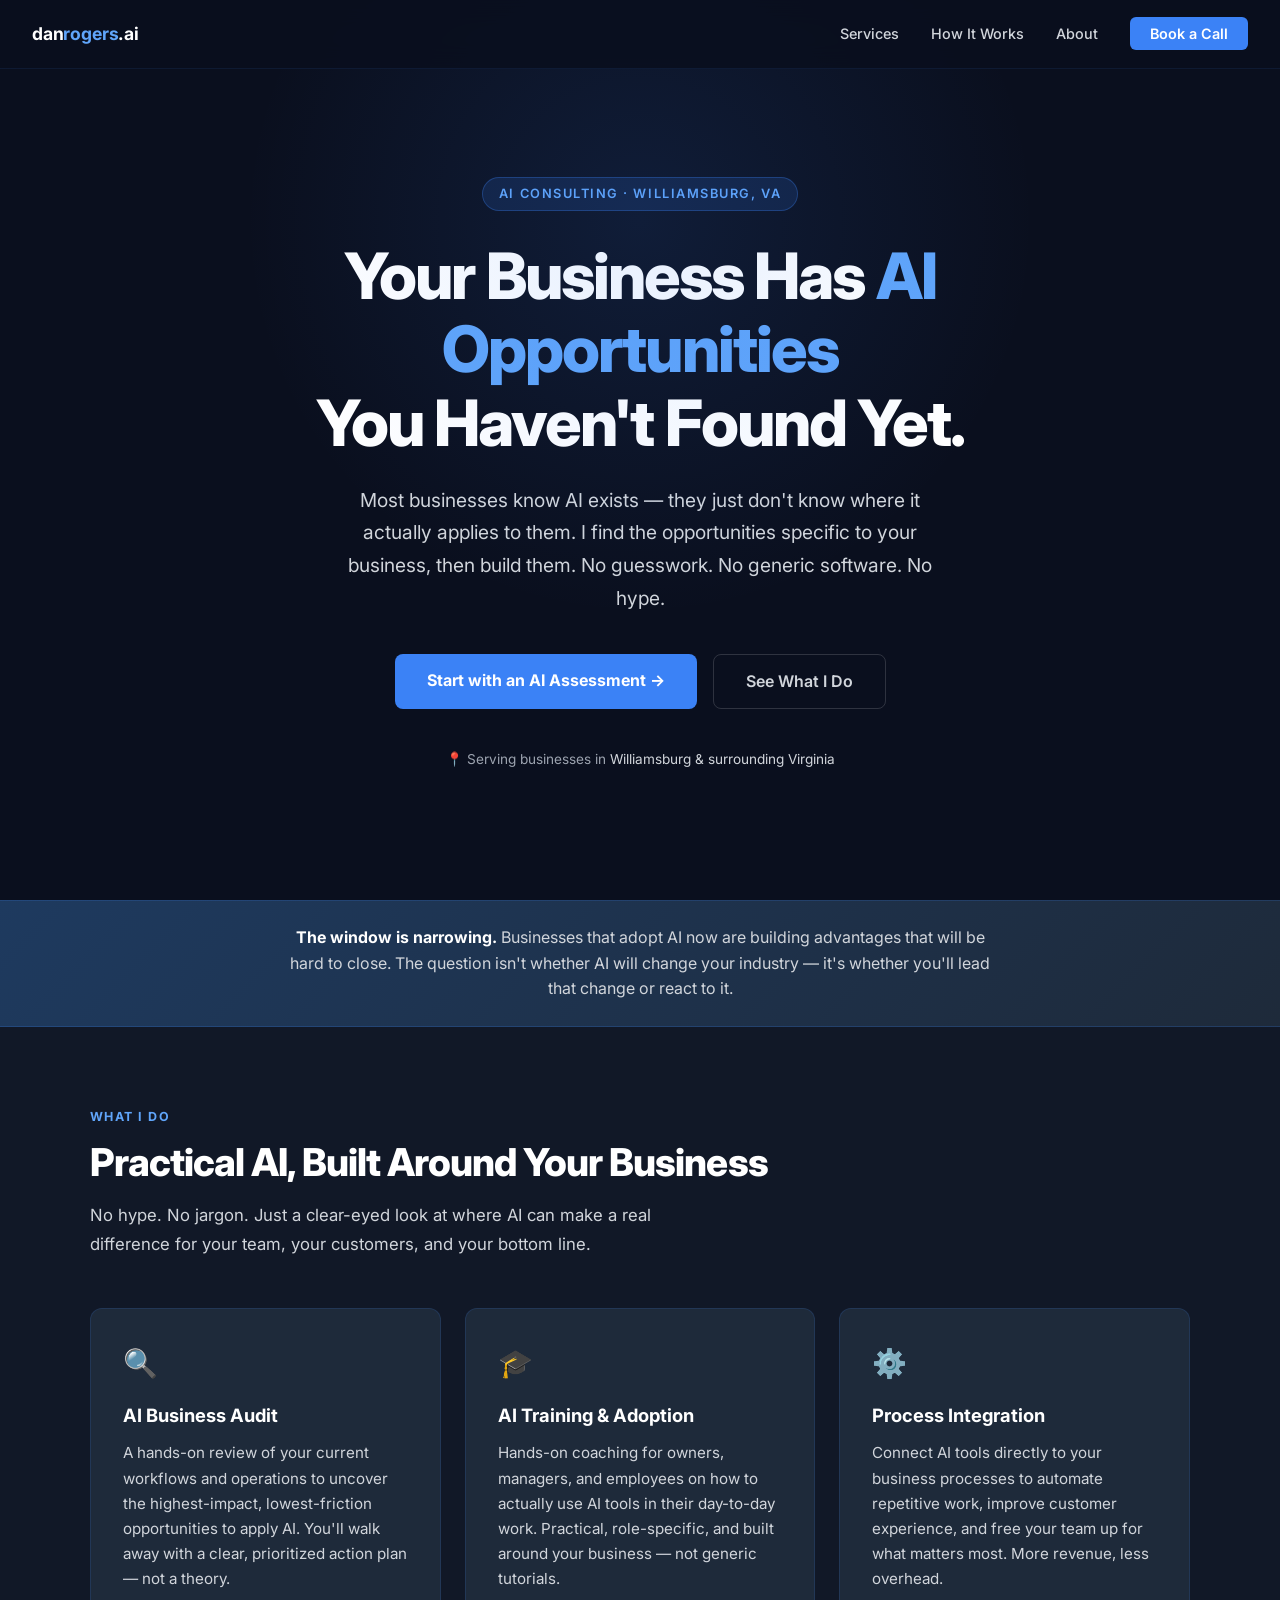
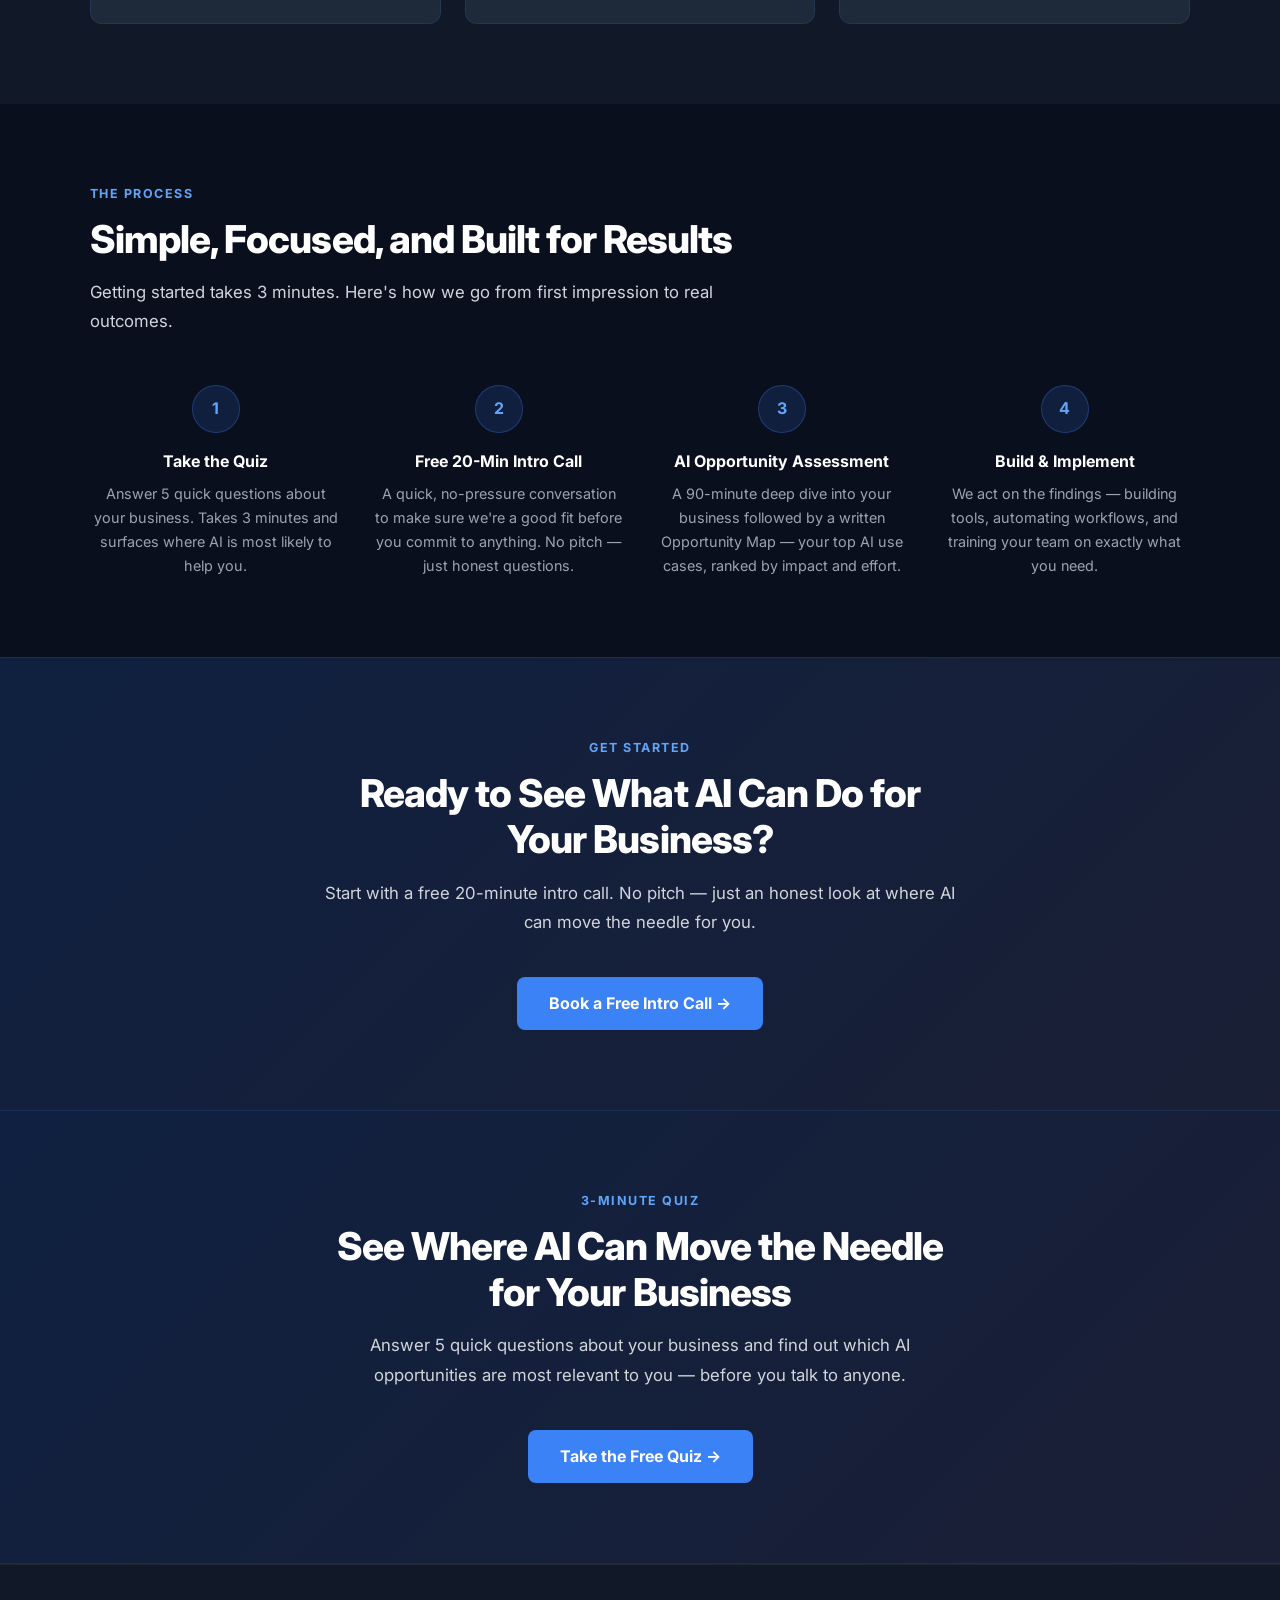
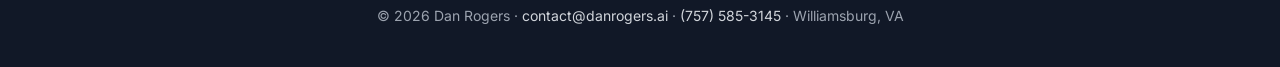
<file: index.html>
<!DOCTYPE html>
<html lang="en">
<head>
  <!-- Google tag (gtag.js) -->
  <script async src="https://www.googletagmanager.com/gtag/js?id=G-GCGG7VT00D"></script>
  <script>
    window.dataLayer = window.dataLayer || [];
    function gtag(){dataLayer.push(arguments);}
    gtag('js', new Date());
    gtag('config', 'G-GCGG7VT00D');
  </script>
  <meta charset="UTF-8" />
  <meta name="viewport" content="width=device-width, initial-scale=1.0" />
  <title>Dan Rogers — AI Consultant | Williamsburg, VA</title>
  <meta name="description" content="Dan Rogers helps local businesses in Williamsburg, VA uncover how AI can reduce costs, increase revenue, and outpace the competition. AI audits, training, and implementation." />
  <link rel="preconnect" href="https://fonts.googleapis.com" />
  <link rel="preconnect" href="https://fonts.gstatic.com" crossorigin />
  <link href="https://fonts.googleapis.com/css2?family=Inter:wght@400;500;600;700;800&display=swap" rel="stylesheet" />
  <link rel="stylesheet" href="css/styles.css" />
</head>
<body>

  <!-- NAV -->
  <nav>
    <a href="/" class="nav-logo">dan<span>rogers</span>.ai</a>
    <ul class="nav-links">
      <li><a href="services.html">Services</a></li>
      <li><a href="#how-it-works">How It Works</a></li>
      <li><a href="about.html">About</a></li>
      <li><a href="contact.html" class="nav-cta">Book a Call</a></li>
    </ul>
  </nav>

  <!-- HERO -->
  <section class="hero">
    <div>
      <div class="hero-eyebrow">AI Consulting · Williamsburg, VA</div>
      <h1>
        Your Business Has <span class="highlight">AI Opportunities</span><br />
        You Haven't Found Yet.
      </h1>
      <p class="hero-sub">
        Most businesses know AI exists — they just don't know where it actually applies to them.
        I find the opportunities specific to your business, then build them.
        No guesswork. No generic software. No hype.
      </p>
      <div class="hero-ctas">
        <a href="services.html#assessment" class="btn-primary">Start with an AI Assessment →</a>
        <a href="#services" class="btn-secondary">See What I Do</a>
      </div>
      <p class="hero-location">📍 Serving businesses in <span>Williamsburg &amp; surrounding Virginia</span></p>
    </div>
  </section>

  <!-- URGENCY STRIP -->
  <div class="urgency-strip">
    <p>
      <strong>The window is narrowing.</strong> Businesses that adopt AI now are building advantages
      that will be hard to close. The question isn't whether AI will change your industry — it's
      whether you'll lead that change or react to it.
    </p>
  </div>

  <!-- SERVICES -->
  <section class="services" id="services">
    <div class="container">
      <p class="section-label">What I Do</p>
      <h2 class="section-title">Practical AI, Built Around Your Business</h2>
      <p class="section-body">
        No hype. No jargon. Just a clear-eyed look at where AI can make a real difference
        for your team, your customers, and your bottom line.
      </p>

      <div class="services-grid">
        <div class="service-card">
          <div class="service-icon">🔍</div>
          <h3>AI Business Audit</h3>
          <p>
            A hands-on review of your current workflows and operations to uncover the
            highest-impact, lowest-friction opportunities to apply AI. You'll walk away
            with a clear, prioritized action plan — not a theory.
          </p>
        </div>
        <div class="service-card">
          <div class="service-icon">🎓</div>
          <h3>AI Training &amp; Adoption</h3>
          <p>
            Hands-on coaching for owners, managers, and employees on how to actually use
            AI tools in their day-to-day work. Practical, role-specific, and built around
            your business — not generic tutorials.
          </p>
        </div>
        <div class="service-card">
          <div class="service-icon">⚙️</div>
          <h3>Process Integration</h3>
          <p>
            Connect AI tools directly to your business processes to automate repetitive
            work, improve customer experience, and free your team up for what matters most.
            More revenue, less overhead.
          </p>
        </div>
      </div>
    </div>
  </section>

  <!-- HOW IT WORKS -->
  <section class="how-it-works" id="how-it-works">
    <div class="container">
      <p class="section-label">The Process</p>
      <h2 class="section-title">Simple, Focused, and Built for Results</h2>
      <p class="section-body">
        Getting started takes 3 minutes. Here's how we go from first impression to real outcomes.
      </p>

      <div class="steps">
        <div class="step">
          <div class="step-number">1</div>
          <h3>Take the Quiz</h3>
          <p>Answer 5 quick questions about your business. Takes 3 minutes and surfaces where AI is most likely to help you.</p>
        </div>
        <div class="step">
          <div class="step-number">2</div>
          <h3><a href="contact.html" style="color:inherit;text-decoration:none;">Free 20-Min Intro Call</a></h3>
          <p>A quick, no-pressure conversation to make sure we're a good fit before you commit to anything. No pitch — just honest questions.</p>
        </div>
        <div class="step">
          <div class="step-number">3</div>
          <h3>AI Opportunity Assessment</h3>
          <p>A 90-minute deep dive into your business followed by a written Opportunity Map — your top AI use cases, ranked by impact and effort.</p>
        </div>
        <div class="step">
          <div class="step-number">4</div>
          <h3>Build &amp; Implement</h3>
          <p>We act on the findings — building tools, automating workflows, and training your team on exactly what you need.</p>
        </div>
      </div>
    </div>
  </section>

  <!-- BOOK CTA -->
  <section class="services-cta" style="background:linear-gradient(135deg,#0f2040,#1a1f35);border-top:1px solid rgba(59,130,246,0.15);text-align:center;">
    <div class="container">
      <p class="section-label">Get Started</p>
      <h2 class="section-title" style="max-width:600px;margin-left:auto;margin-right:auto;">Ready to See What AI Can Do for Your Business?</h2>
      <p class="section-body" style="margin:1rem auto 2.5rem;text-align:center;">
        Start with a free 20-minute intro call. No pitch — just an honest look at where AI can move the needle for you.
      </p>
      <a href="contact.html" class="btn-primary">Book a Free Intro Call →</a>
    </div>
  </section>

  <!-- QUIZ CTA -->
  <section class="quiz-cta" id="quiz">
    <div class="container">
      <p class="section-label">3-Minute Quiz</p>
      <h2 class="section-title">See Where AI Can Move the Needle for Your Business</h2>
      <p class="section-body">
        Answer 5 quick questions about your business and find out which AI opportunities
        are most relevant to you — before you talk to anyone.
      </p>
      <a href="quiz.html" class="btn-primary">Take the Free Quiz →</a>
    </div>
  </section>

  <!-- FOOTER -->
  <footer>
    <p>© 2026 Dan Rogers · <a href="mailto:contact@danrogers.ai">contact@danrogers.ai</a> · <a href="tel:7575853145">(757) 585-3145</a> · Williamsburg, VA</p>
  </footer>

  <script src="js/main.js"></script>
</body>
</html>
</file>
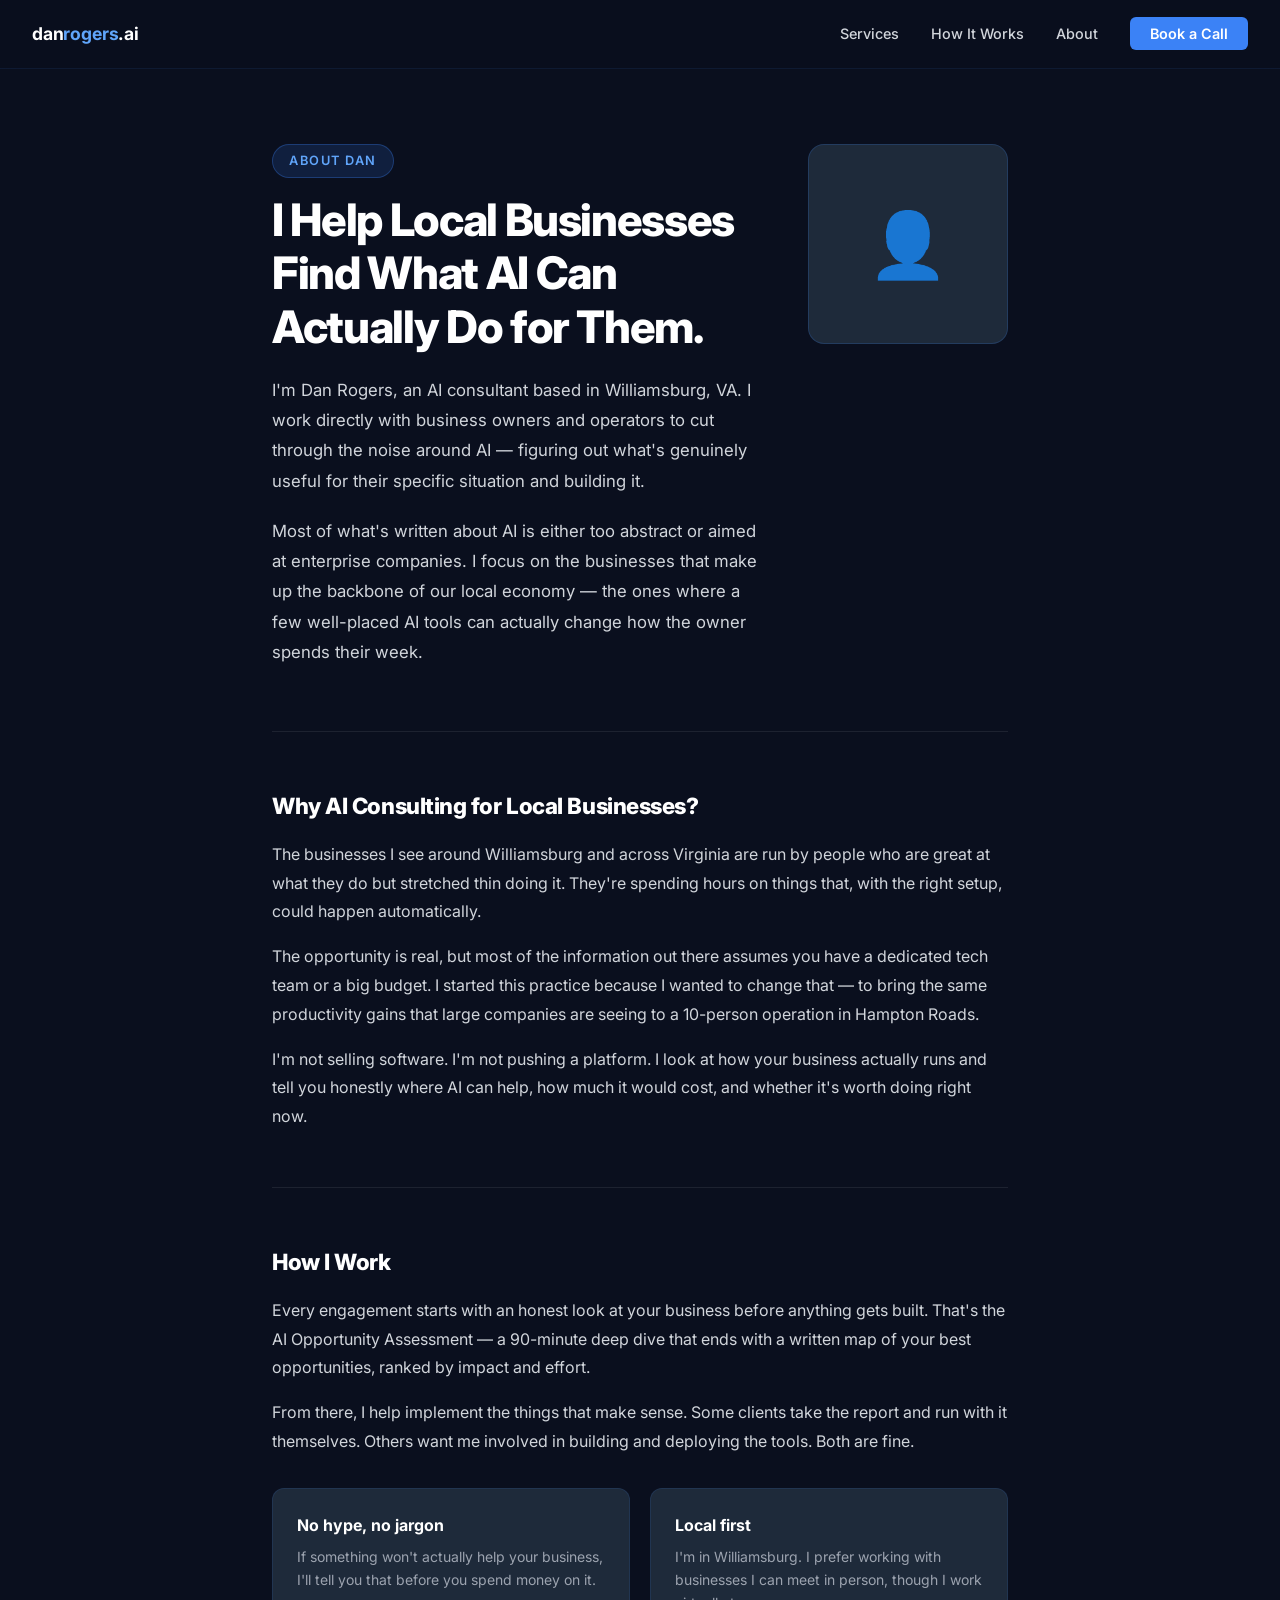
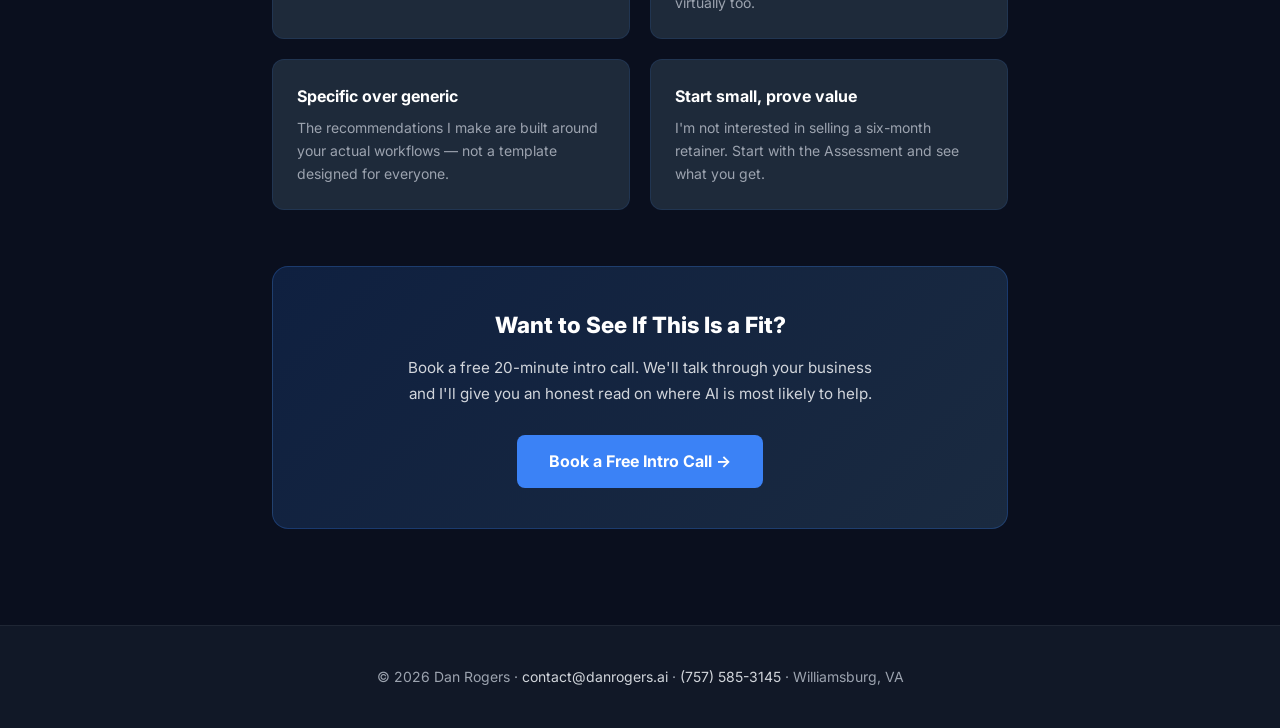
<file: about.html>
<!DOCTYPE html>
<html lang="en">
<head>
  <!-- Google tag (gtag.js) -->
  <script async src="https://www.googletagmanager.com/gtag/js?id=G-GCGG7VT00D"></script>
  <script>
    window.dataLayer = window.dataLayer || [];
    function gtag(){dataLayer.push(arguments);}
    gtag('js', new Date());
    gtag('config', 'G-GCGG7VT00D');
  </script>
  <meta charset="UTF-8" />
  <meta name="viewport" content="width=device-width, initial-scale=1.0" />
  <title>About — Dan Rogers AI Consulting | Williamsburg, VA</title>
  <meta name="description" content="Dan Rogers is an AI consultant based in Williamsburg, VA helping local businesses find and implement AI that actually moves the needle." />
  <link rel="preconnect" href="https://fonts.googleapis.com" />
  <link rel="preconnect" href="https://fonts.gstatic.com" crossorigin />
  <link href="https://fonts.googleapis.com/css2?family=Inter:wght@400;500;600;700;800&display=swap" rel="stylesheet" />
  <link rel="stylesheet" href="css/styles.css" />
  <style>
    .about-page {
      max-width: 800px;
      margin: 0 auto;
      padding: 9rem 2rem 6rem;
    }

    .about-intro {
      display: flex;
      align-items: flex-start;
      gap: 3rem;
      margin-bottom: 4rem;
      flex-wrap: wrap;
    }

    .about-text {
      flex: 1;
      min-width: 280px;
    }

    .about-text .hero-eyebrow {
      display: inline-block;
      margin-bottom: 1rem;
    }

    .about-text h1 {
      font-size: clamp(2rem, 4vw, 2.8rem);
      font-weight: 800;
      letter-spacing: -0.03em;
      line-height: 1.2;
      margin-bottom: 1.25rem;
    }

    .about-text p {
      font-size: 1.05rem;
      color: var(--gray-300);
      line-height: 1.8;
      margin-bottom: 1.25rem;
    }

    .about-text p:last-child {
      margin-bottom: 0;
    }

    .about-photo {
      width: 200px;
      height: 200px;
      border-radius: 16px;
      background: var(--navy-light);
      border: 1px solid rgba(59,130,246,0.2);
      flex-shrink: 0;
      display: flex;
      align-items: center;
      justify-content: center;
      font-size: 4rem;
    }

    .divider {
      border: none;
      border-top: 1px solid rgba(255,255,255,0.08);
      margin: 3.5rem 0;
    }

    .about-section h2 {
      font-size: 1.4rem;
      font-weight: 800;
      letter-spacing: -0.02em;
      margin-bottom: 1rem;
    }

    .about-section p {
      font-size: 1rem;
      color: var(--gray-300);
      line-height: 1.8;
      margin-bottom: 1rem;
    }

    .about-section p:last-child {
      margin-bottom: 0;
    }

    .values-grid {
      display: grid;
      grid-template-columns: 1fr 1fr;
      gap: 1.25rem;
      margin-top: 2rem;
    }

    .value-card {
      background: var(--navy-light);
      border: 1px solid rgba(59,130,246,0.12);
      border-radius: 12px;
      padding: 1.5rem;
    }

    .value-card h3 {
      font-size: 1rem;
      font-weight: 700;
      margin-bottom: 0.4rem;
    }

    .value-card p {
      font-size: 0.875rem;
      color: var(--gray-400);
      line-height: 1.65;
      margin: 0;
    }

    .about-cta {
      background: linear-gradient(135deg, #0f2040, #1a2a40);
      border: 1px solid rgba(59,130,246,0.25);
      border-radius: 16px;
      padding: 2.5rem;
      text-align: center;
      margin-top: 3.5rem;
    }

    .about-cta h2 {
      font-size: 1.4rem;
      font-weight: 800;
      margin-bottom: 0.75rem;
    }

    .about-cta p {
      font-size: 0.95rem;
      color: var(--gray-300);
      margin-bottom: 1.75rem;
      line-height: 1.7;
      max-width: 480px;
      margin-left: auto;
      margin-right: auto;
    }

    @media (max-width: 640px) {
      .about-page { padding: 7rem 1.25rem 4rem; }
      .about-photo { width: 120px; height: 120px; font-size: 2.5rem; }
      .values-grid { grid-template-columns: 1fr; }
      .about-cta { padding: 2rem 1.5rem; }
    }
  </style>
</head>
<body>

  <!-- NAV -->
  <nav>
    <a href="index.html" class="nav-logo">dan<span>rogers</span>.ai</a>
    <ul class="nav-links">
      <li><a href="services.html">Services</a></li>
      <li><a href="index.html#how-it-works">How It Works</a></li>
      <li><a href="about.html">About</a></li>
      <li><a href="contact.html" class="nav-cta">Book a Call</a></li>
    </ul>
  </nav>

  <div class="about-page">

    <!-- INTRO -->
    <div class="about-intro">
      <div class="about-text">
        <div class="hero-eyebrow">About Dan</div>
        <h1>I Help Local Businesses Find <span class="highlight">What AI Can Actually Do for Them.</span></h1>
        <p>
          I'm Dan Rogers, an AI consultant based in Williamsburg, VA. I work directly with
          business owners and operators to cut through the noise around AI — figuring out
          what's genuinely useful for their specific situation and building it.
        </p>
        <p>
          Most of what's written about AI is either too abstract or aimed at enterprise companies.
          I focus on the businesses that make up the backbone of our local economy — the ones where
          a few well-placed AI tools can actually change how the owner spends their week.
        </p>
      </div>
      <div class="about-photo">👤</div>
    </div>

    <hr class="divider" />

    <!-- WHY THIS WORK -->
    <div class="about-section">
      <h2>Why AI Consulting for Local Businesses?</h2>
      <p>
        The businesses I see around Williamsburg and across Virginia are run by people
        who are great at what they do but stretched thin doing it. They're spending hours on things
        that, with the right setup, could happen automatically.
      </p>
      <p>
        The opportunity is real, but most of the information out there assumes you have a
        dedicated tech team or a big budget. I started this practice because I wanted to change
        that — to bring the same productivity gains that large companies are seeing to a
        10-person operation in Hampton Roads.
      </p>
      <p>
        I'm not selling software. I'm not pushing a platform. I look at how your business actually
        runs and tell you honestly where AI can help, how much it would cost, and whether it's
        worth doing right now.
      </p>
    </div>

    <hr class="divider" />

    <!-- HOW I WORK -->
    <div class="about-section">
      <h2>How I Work</h2>
      <p>
        Every engagement starts with an honest look at your business before anything gets built.
        That's the AI Opportunity Assessment — a 90-minute deep dive that ends with a written
        map of your best opportunities, ranked by impact and effort.
      </p>
      <p>
        From there, I help implement the things that make sense. Some clients take the report
        and run with it themselves. Others want me involved in building and deploying the tools.
        Both are fine.
      </p>

      <div class="values-grid">
        <div class="value-card">
          <h3>No hype, no jargon</h3>
          <p>If something won't actually help your business, I'll tell you that before you spend money on it.</p>
        </div>
        <div class="value-card">
          <h3>Local first</h3>
          <p>I'm in Williamsburg. I prefer working with businesses I can meet in person, though I work virtually too.</p>
        </div>
        <div class="value-card">
          <h3>Specific over generic</h3>
          <p>The recommendations I make are built around your actual workflows — not a template designed for everyone.</p>
        </div>
        <div class="value-card">
          <h3>Start small, prove value</h3>
          <p>I'm not interested in selling a six-month retainer. Start with the Assessment and see what you get.</p>
        </div>
      </div>
    </div>

    <!-- CTA -->
    <div class="about-cta">
      <h2>Want to See If This Is a Fit?</h2>
      <p>Book a free 20-minute intro call. We'll talk through your business and I'll give you an honest read on where AI is most likely to help.</p>
      <a href="contact.html" class="btn-primary">Book a Free Intro Call &rarr;</a>
    </div>

  </div>

  <!-- FOOTER -->
  <footer>
    <p>&copy; 2026 Dan Rogers &middot; <a href="mailto:contact@danrogers.ai">contact@danrogers.ai</a> &middot; <a href="tel:7575853145">(757) 585-3145</a> &middot; Williamsburg, VA</p>
  </footer>

  <script src="js/main.js"></script>
</body>
</html>
</file>
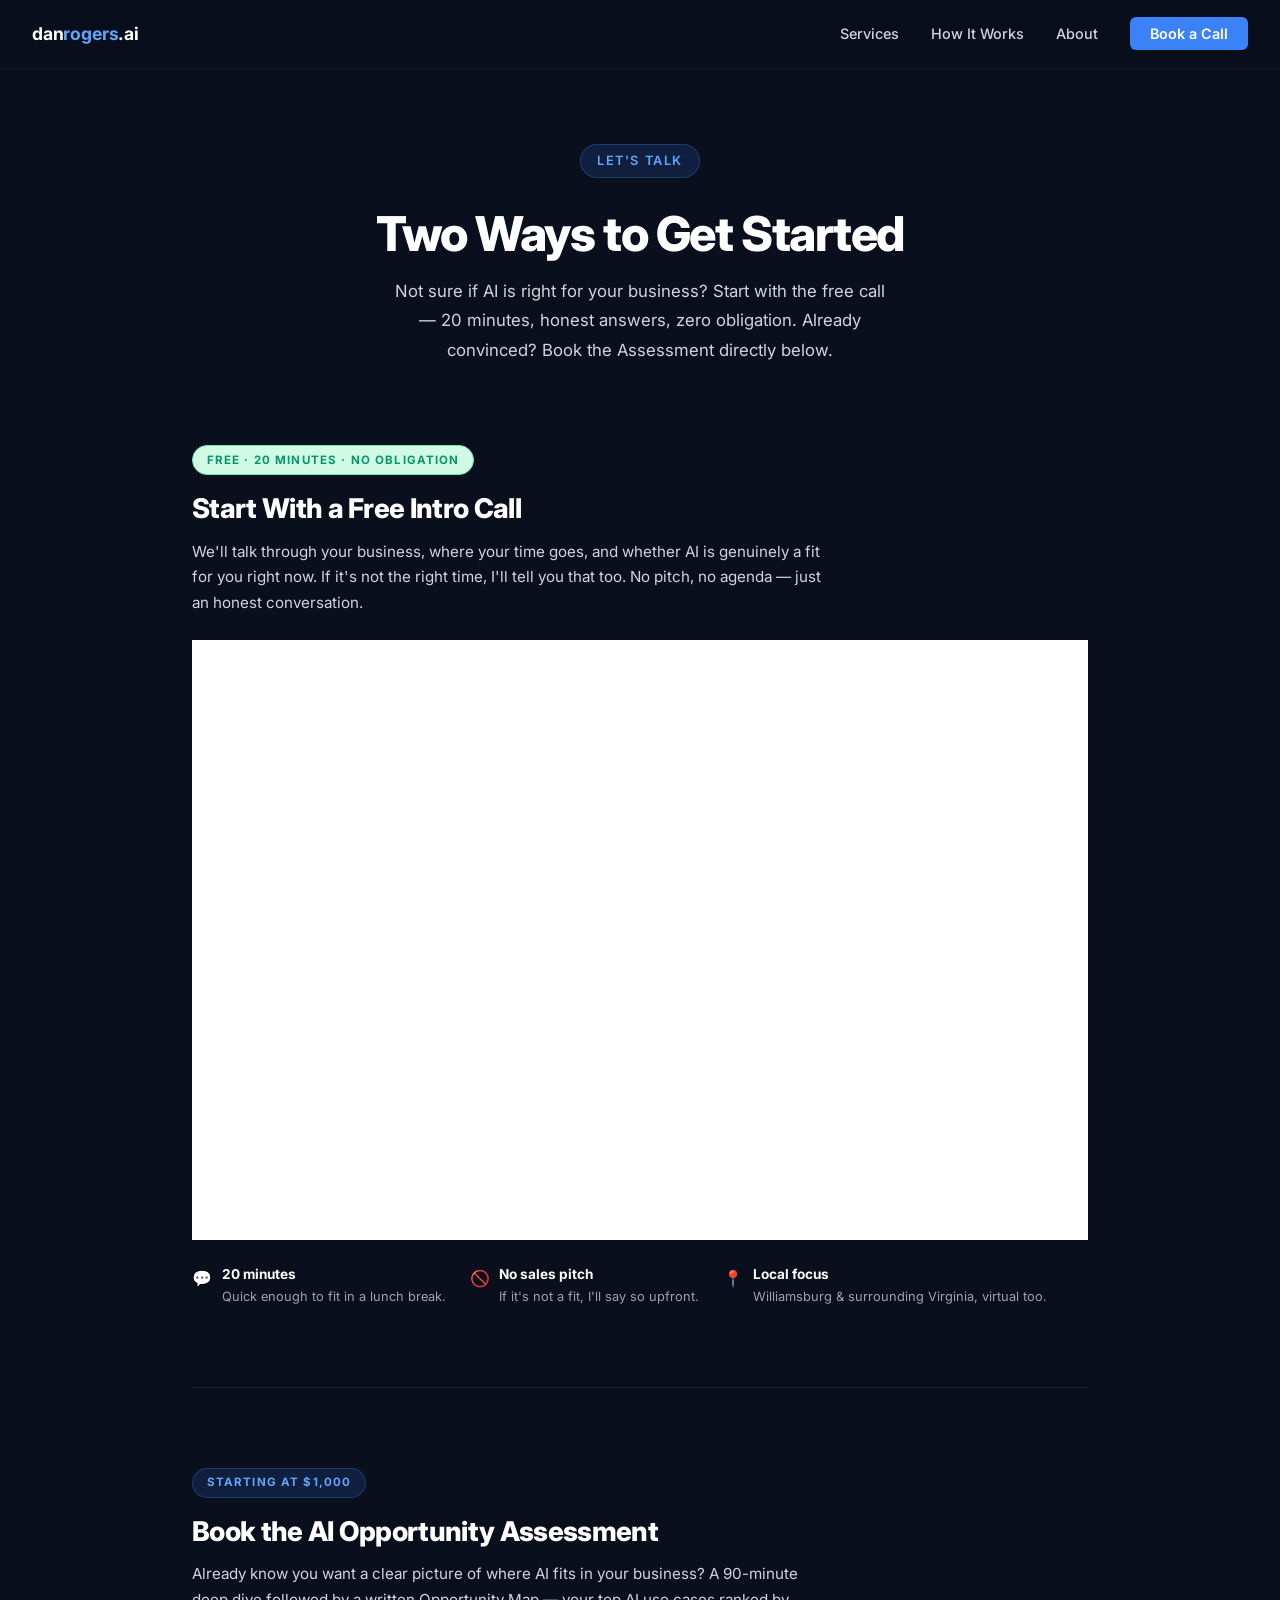
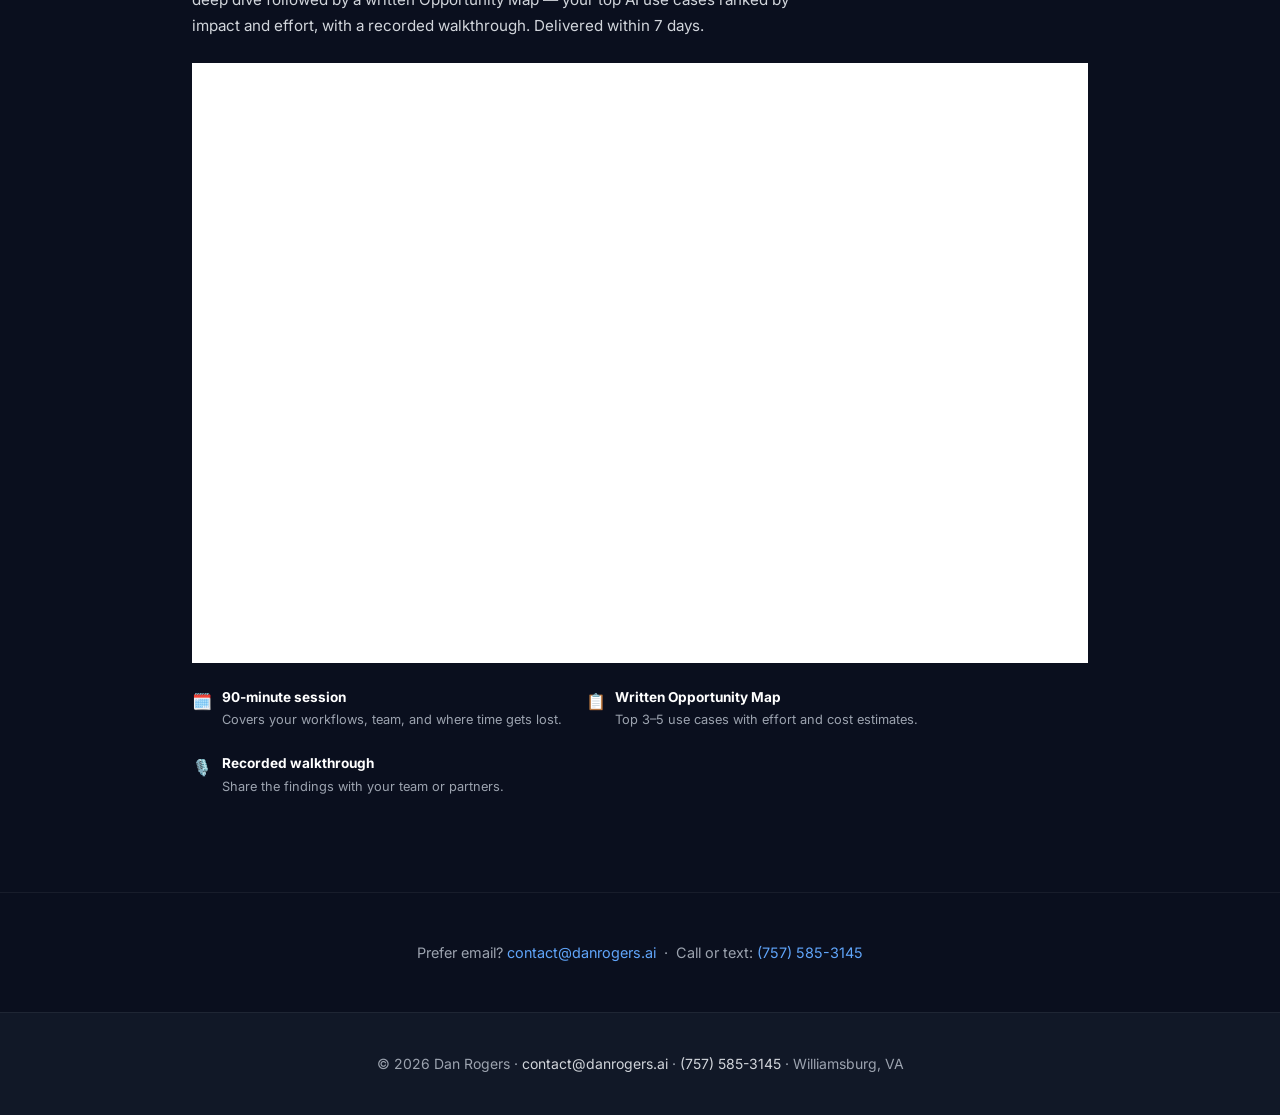
<file: contact.html>
<!DOCTYPE html>
<html lang="en">
<head>
  <!-- Google tag (gtag.js) -->
  <script async src="https://www.googletagmanager.com/gtag/js?id=G-GCGG7VT00D"></script>
  <script>
    window.dataLayer = window.dataLayer || [];
    function gtag(){dataLayer.push(arguments);}
    gtag('js', new Date());
    gtag('config', 'G-GCGG7VT00D');
  </script>
  <meta charset="UTF-8" />
  <meta name="viewport" content="width=device-width, initial-scale=1.0" />
  <title>Book a Call — Dan Rogers AI Consulting | Williamsburg, VA</title>
  <meta name="description" content="Book a free 20-minute intro call or an AI Opportunity Assessment with Dan Rogers." />
  <link rel="preconnect" href="https://fonts.googleapis.com" />
  <link rel="preconnect" href="https://fonts.gstatic.com" crossorigin />
  <link href="https://fonts.googleapis.com/css2?family=Inter:wght@400;500;600;700;800&display=swap" rel="stylesheet" />
  <link rel="stylesheet" href="css/styles.css" />
  <style>
    .contact-page {
      max-width: 960px;
      margin: 0 auto;
      padding: 9rem 2rem 6rem;
    }

    .contact-heading {
      text-align: center;
      margin-bottom: 5rem;
    }

    .contact-heading h1 {
      font-size: clamp(2rem, 4vw, 3rem);
      font-weight: 800;
      letter-spacing: -0.03em;
      line-height: 1.15;
      margin-bottom: 1rem;
    }

    .contact-heading p {
      font-size: 1.05rem;
      color: var(--gray-300);
      max-width: 500px;
      margin: 0 auto;
      line-height: 1.75;
    }

    .cal-block {
      margin-bottom: 5rem;
      padding-bottom: 5rem;
      border-bottom: 1px solid rgba(255,255,255,0.08);
    }

    .cal-block:last-child {
      margin-bottom: 0;
      padding-bottom: 0;
      border-bottom: none;
    }

    .cal-tag {
      display: inline-block;
      font-size: 0.72rem;
      font-weight: 700;
      letter-spacing: 0.1em;
      text-transform: uppercase;
      padding: 0.3rem 0.85rem;
      border-radius: 100px;
      margin-bottom: 0.75rem;
    }

    .cal-tag.free {
      color: #059669;
      background: #d1fae5;
      border: 1px solid #6ee7b7;
    }

    .cal-tag.paid {
      color: var(--accent-bright);
      background: var(--accent-glow);
      border: 1px solid rgba(59,130,246,0.3);
    }

    .cal-block h2 {
      font-size: 1.7rem;
      font-weight: 800;
      letter-spacing: -0.025em;
      margin-bottom: 0.5rem;
    }

    .cal-block p.desc {
      font-size: 0.95rem;
      color: var(--gray-300);
      margin-bottom: 1.5rem;
      line-height: 1.7;
      max-width: 640px;
    }

    .cal-block iframe {
      display: block;
      width: 100%;
      height: 600px;
      background: white;
    }

    .cal-meta {
      display: flex;
      gap: 1.5rem;
      margin-top: 1.5rem;
      flex-wrap: wrap;
    }

    .cal-meta-item {
      display: flex;
      align-items: flex-start;
      gap: 0.6rem;
      min-width: 150px;
    }

    .cal-meta-item .icon {
      font-size: 1rem;
      margin-top: 2px;
    }

    .cal-meta-item strong {
      display: block;
      font-size: 0.85rem;
      font-weight: 700;
      color: var(--white);
      margin-bottom: 0.1rem;
    }

    .cal-meta-item p {
      font-size: 0.8rem;
      color: var(--gray-400);
      line-height: 1.5;
      margin: 0;
    }

    .contact-email {
      text-align: center;
      padding: 3rem 2rem;
      border-top: 1px solid rgba(255,255,255,0.06);
      font-size: 0.9rem;
      color: var(--gray-400);
    }

    .contact-email a {
      color: var(--accent-bright);
    }

    @media (max-width: 640px) {
      .contact-page { padding: 7rem 1.25rem 4rem; }
      .cal-meta { flex-direction: column; }
    }
  </style>
</head>
<body>

  <!-- NAV -->
  <nav>
    <a href="index.html" class="nav-logo">dan<span>rogers</span>.ai</a>
    <ul class="nav-links">
      <li><a href="services.html">Services</a></li>
      <li><a href="index.html#how-it-works">How It Works</a></li>
      <li><a href="about.html">About</a></li>
      <li><a href="contact.html" class="nav-cta">Book a Call</a></li>
    </ul>
  </nav>

  <div class="contact-page">

    <!-- HEADING -->
    <div class="contact-heading">
      <div class="hero-eyebrow">Let's Talk</div>
      <h1>Two Ways to <span class="highlight">Get Started</span></h1>
      <p>Not sure if AI is right for your business? Start with the free call — 20 minutes, honest answers, zero obligation. Already convinced? Book the Assessment directly below.</p>
    </div>

    <!-- FREE INTRO CALL -->
    <div class="cal-block" id="intro">
      <span class="cal-tag free">Free · 20 Minutes · No Obligation</span>
      <h2>Start With a Free Intro Call</h2>
      <p class="desc">We'll talk through your business, where your time goes, and whether AI is genuinely a fit for you right now. If it's not the right time, I'll tell you that too. No pitch, no agenda — just an honest conversation.</p>
      <!-- Google Calendar Appointment Scheduling begin -->
      <iframe src="https://calendar.google.com/calendar/appointments/schedules/AcZssZ2aIgBy1RwSeVgmhYrechrUGmeLyMgsx4Te1tJi3iaeDuYRFBhURzpnbYGKMyaiAJz1ZdMsewhZ?gv=true" style="border: 0" width="100%" height="600" frameborder="0"></iframe>
      <!-- end Google Calendar Appointment Scheduling -->
      <div class="cal-meta">
        <div class="cal-meta-item">
          <span class="icon">💬</span>
          <div><strong>20 minutes</strong><p>Quick enough to fit in a lunch break.</p></div>
        </div>
        <div class="cal-meta-item">
          <span class="icon">🚫</span>
          <div><strong>No sales pitch</strong><p>If it's not a fit, I'll say so upfront.</p></div>
        </div>
        <div class="cal-meta-item">
          <span class="icon">📍</span>
          <div><strong>Local focus</strong><p>Williamsburg &amp; surrounding Virginia, virtual too.</p></div>
        </div>
      </div>
    </div>

    <!-- AI OPPORTUNITY ASSESSMENT -->
    <div class="cal-block" id="assessment">
      <span class="cal-tag paid">Starting at $1,000</span>
      <h2>Book the AI Opportunity Assessment</h2>
      <p class="desc">Already know you want a clear picture of where AI fits in your business? A 90-minute deep dive followed by a written Opportunity Map — your top AI use cases ranked by impact and effort, with a recorded walkthrough. Delivered within 7 days.</p>
      <!-- Google Calendar Appointment Scheduling begin -->
      <iframe id="cal-assessment" src="" style="border: 0" width="100%" height="600" frameborder="0"></iframe>
      <!-- end Google Calendar Appointment Scheduling -->
      <div class="cal-meta">
        <div class="cal-meta-item">
          <span class="icon">🗓️</span>
          <div><strong>90-minute session</strong><p>Covers your workflows, team, and where time gets lost.</p></div>
        </div>
        <div class="cal-meta-item">
          <span class="icon">📋</span>
          <div><strong>Written Opportunity Map</strong><p>Top 3–5 use cases with effort and cost estimates.</p></div>
        </div>
        <div class="cal-meta-item">
          <span class="icon">🎙️</span>
          <div><strong>Recorded walkthrough</strong><p>Share the findings with your team or partners.</p></div>
        </div>
      </div>
    </div>

  </div>

  <div class="contact-email">
    Prefer email? <a href="mailto:contact@danrogers.ai">contact@danrogers.ai</a> &nbsp;·&nbsp; Call or text: <a href="tel:7575853145">(757) 585-3145</a>
  </div>

  <!-- FOOTER -->
  <footer>
    <p>© 2026 Dan Rogers · <a href="mailto:contact@danrogers.ai">contact@danrogers.ai</a> · <a href="tel:7575853145">(757) 585-3145</a> · Williamsburg, VA</p>
  </footer>

  <script src="js/main.js"></script>
  <script>
    // Delay-load the assessment calendar so the intro call iframe
    // has time to fully initialize before the second one starts
    window.addEventListener('load', function() {
      setTimeout(function() {
        var cal = document.getElementById('cal-assessment');
        if (cal) {
          cal.src = 'https://calendar.google.com/calendar/appointments/schedules/AcZssZ0qZuukkTZaCSzdaaPm2NtTp18hjWKJFKn4BgaPhgpUSWONy0YVdkPfGqdIxtdV4zmF7SA1NNEa?gv=true';
        }
      }, 1500);
    });
  </script>
</body>
</html>
</file>
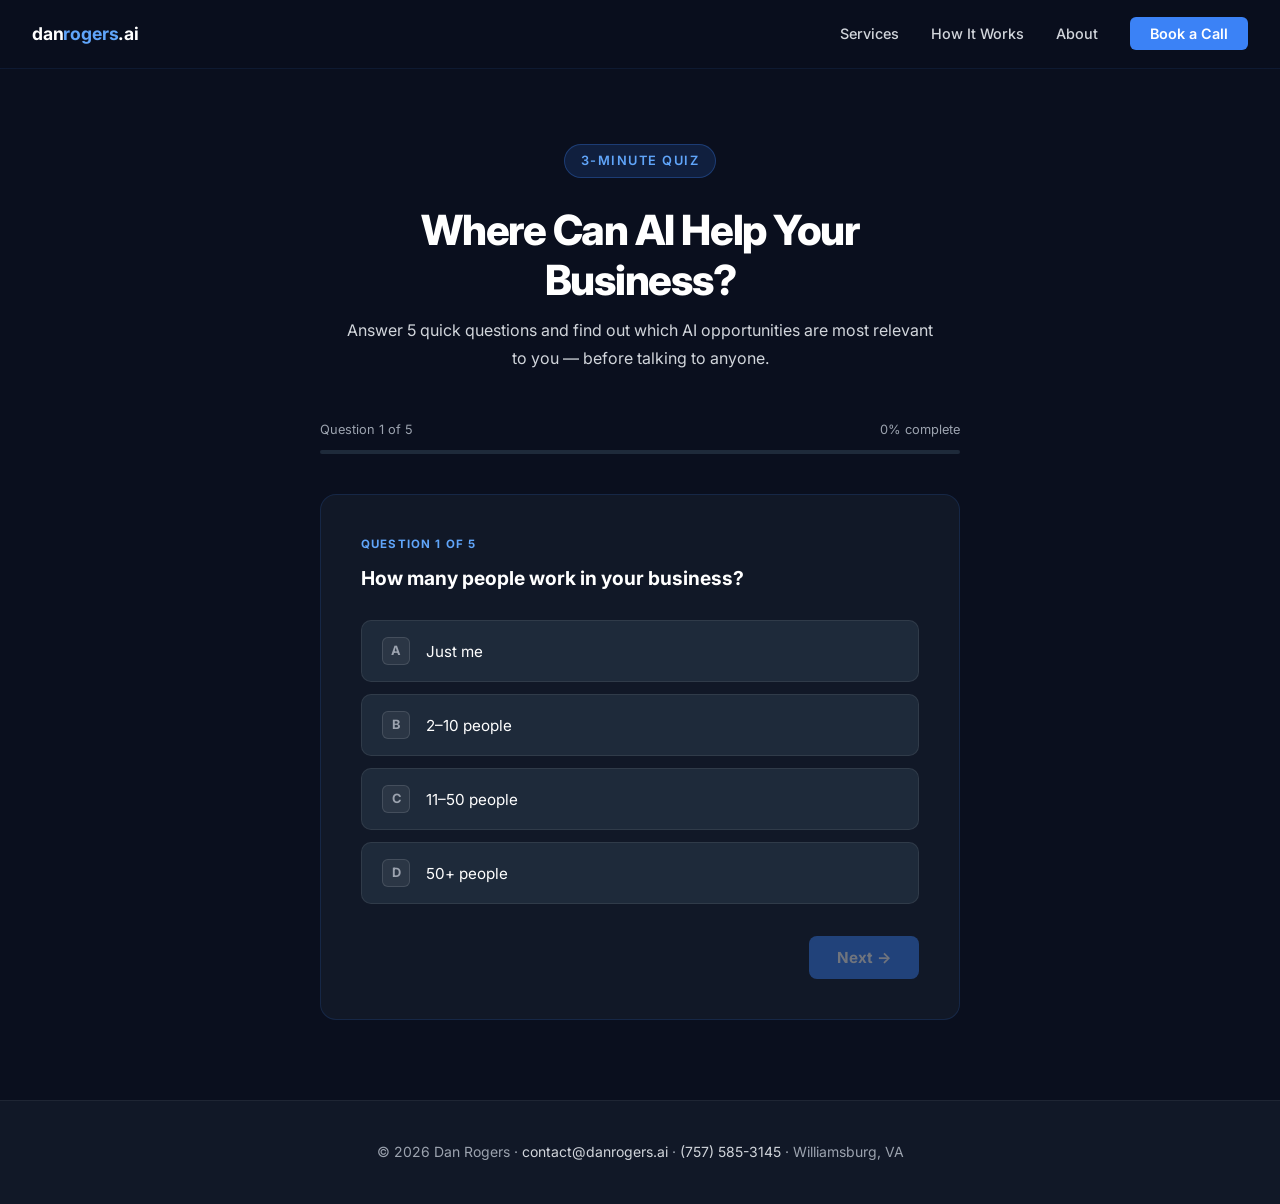
<file: quiz.html>
<!DOCTYPE html>
<html lang="en">
<head>
  <!-- Google tag (gtag.js) -->
  <script async src="https://www.googletagmanager.com/gtag/js?id=G-GCGG7VT00D"></script>
  <script>
    window.dataLayer = window.dataLayer || [];
    function gtag(){dataLayer.push(arguments);}
    gtag('js', new Date());
    gtag('config', 'G-GCGG7VT00D');
  </script>
  <meta charset="UTF-8" />
  <meta name="viewport" content="width=device-width, initial-scale=1.0" />
  <title>AI Opportunity Quiz — Dan Rogers AI Consulting</title>
  <meta name="description" content="Answer 5 quick questions and find out where AI can make the biggest difference in your business." />
  <link rel="preconnect" href="https://fonts.googleapis.com" />
  <link rel="preconnect" href="https://fonts.gstatic.com" crossorigin />
  <link href="https://fonts.googleapis.com/css2?family=Inter:wght@400;500;600;700;800&display=swap" rel="stylesheet" />
  <link rel="stylesheet" href="css/styles.css" />
  <style>
    .quiz-page {
      min-height: 100vh;
      padding: 9rem 2rem 5rem;
      display: flex;
      flex-direction: column;
      align-items: center;
    }

    .quiz-header {
      text-align: center;
      max-width: 600px;
      margin-bottom: 3rem;
    }

    .quiz-header h1 {
      font-size: clamp(1.75rem, 3.5vw, 2.6rem);
      font-weight: 800;
      letter-spacing: -0.03em;
      line-height: 1.2;
      margin-bottom: 0.75rem;
    }

    .quiz-header p {
      font-size: 1rem;
      color: var(--gray-300);
      line-height: 1.7;
    }

    /* PROGRESS BAR */
    .progress-wrap {
      width: 100%;
      max-width: 640px;
      margin-bottom: 2.5rem;
    }

    .progress-meta {
      display: flex;
      justify-content: space-between;
      font-size: 0.8rem;
      color: var(--gray-400);
      margin-bottom: 0.6rem;
    }

    .progress-bar {
      height: 4px;
      background: var(--navy-light);
      border-radius: 2px;
      overflow: hidden;
    }

    .progress-fill {
      height: 100%;
      background: var(--accent);
      border-radius: 2px;
      transition: width 0.4s ease;
    }

    /* QUESTION CARD */
    .question-card {
      width: 100%;
      max-width: 640px;
      background: var(--navy-mid);
      border: 1px solid rgba(59,130,246,0.15);
      border-radius: 16px;
      padding: 2.5rem;
      display: none;
    }

    .question-card.active {
      display: block;
      animation: fadeSlide 0.3s ease;
    }

    @keyframes fadeSlide {
      from { opacity: 0; transform: translateY(10px); }
      to   { opacity: 1; transform: translateY(0); }
    }

    .question-number {
      font-size: 0.72rem;
      font-weight: 700;
      letter-spacing: 0.1em;
      text-transform: uppercase;
      color: var(--accent-bright);
      margin-bottom: 0.75rem;
    }

    .question-text {
      font-size: 1.2rem;
      font-weight: 700;
      line-height: 1.4;
      margin-bottom: 1.75rem;
    }

    .options {
      display: flex;
      flex-direction: column;
      gap: 0.75rem;
    }

    .option {
      display: flex;
      align-items: center;
      gap: 1rem;
      padding: 1rem 1.25rem;
      background: var(--navy-light);
      border: 1px solid rgba(255,255,255,0.08);
      border-radius: 10px;
      cursor: pointer;
      transition: border-color 0.2s, background 0.2s;
      text-align: left;
      width: 100%;
      color: var(--white);
      font-family: var(--font);
      font-size: 0.95rem;
      line-height: 1.4;
    }

    .option:hover {
      border-color: rgba(59,130,246,0.4);
      background: rgba(59,130,246,0.06);
    }

    .option.selected {
      border-color: var(--accent);
      background: rgba(59,130,246,0.12);
    }

    .option-letter {
      width: 28px;
      height: 28px;
      border-radius: 6px;
      background: rgba(255,255,255,0.06);
      border: 1px solid rgba(255,255,255,0.12);
      display: flex;
      align-items: center;
      justify-content: center;
      font-size: 0.8rem;
      font-weight: 700;
      color: var(--gray-400);
      flex-shrink: 0;
      transition: background 0.2s, color 0.2s, border-color 0.2s;
    }

    .option.selected .option-letter {
      background: var(--accent);
      border-color: var(--accent);
      color: var(--white);
    }

    .quiz-nav {
      display: flex;
      justify-content: flex-end;
      margin-top: 2rem;
    }

    .btn-next {
      background: var(--accent);
      color: var(--white);
      padding: 0.75rem 1.75rem;
      border-radius: 8px;
      font-weight: 700;
      font-size: 0.95rem;
      border: none;
      cursor: pointer;
      font-family: var(--font);
      transition: background 0.2s, opacity 0.2s;
      opacity: 0.4;
      pointer-events: none;
    }

    .btn-next.enabled {
      opacity: 1;
      pointer-events: auto;
    }

    .btn-next.enabled:hover {
      background: var(--accent-bright);
    }

    /* RESULTS */
    .results-card {
      width: 100%;
      max-width: 640px;
      display: none;
      animation: fadeSlide 0.4s ease;
    }

    .results-card.active {
      display: block;
    }

    .result-badge {
      display: inline-block;
      font-size: 0.72rem;
      font-weight: 700;
      letter-spacing: 0.1em;
      text-transform: uppercase;
      color: var(--accent-bright);
      background: var(--accent-glow);
      border: 1px solid rgba(59,130,246,0.3);
      padding: 0.3rem 0.9rem;
      border-radius: 100px;
      margin-bottom: 1rem;
    }

    .result-title {
      font-size: clamp(1.5rem, 3vw, 2rem);
      font-weight: 800;
      letter-spacing: -0.025em;
      margin-bottom: 1rem;
      line-height: 1.2;
    }

    .result-summary {
      font-size: 1rem;
      color: var(--gray-300);
      line-height: 1.75;
      margin-bottom: 2rem;
    }

    .result-areas {
      background: var(--navy-mid);
      border: 1px solid rgba(59,130,246,0.15);
      border-radius: 12px;
      padding: 1.75rem;
      margin-bottom: 2rem;
    }

    .result-areas h3 {
      font-size: 0.78rem;
      font-weight: 700;
      letter-spacing: 0.1em;
      text-transform: uppercase;
      color: var(--gray-400);
      margin-bottom: 1rem;
    }

    .area-list {
      display: flex;
      flex-direction: column;
      gap: 0.6rem;
    }

    .area-item {
      display: flex;
      align-items: center;
      gap: 0.75rem;
      font-size: 0.95rem;
      color: var(--gray-300);
    }

    .area-dot {
      width: 8px;
      height: 8px;
      background: var(--accent);
      border-radius: 50%;
      flex-shrink: 0;
    }

    .result-cta-box {
      background: linear-gradient(135deg, #0f2040, #1a2a40);
      border: 1px solid rgba(59,130,246,0.3);
      border-radius: 12px;
      padding: 2rem;
      text-align: center;
    }

    .result-cta-box h3 {
      font-size: 1.1rem;
      font-weight: 700;
      margin-bottom: 0.5rem;
    }

    .result-cta-box p {
      font-size: 0.9rem;
      color: var(--gray-400);
      margin-bottom: 1.5rem;
      line-height: 1.6;
    }

    .result-cta-box .btn-primary {
      display: inline-block;
      margin-bottom: 0.75rem;
    }

    .result-cta-box .skip-link {
      display: block;
      font-size: 0.82rem;
      color: var(--gray-400);
    }

    .result-cta-box .skip-link a {
      color: var(--gray-400);
      text-decoration: underline;
    }

    @media (max-width: 640px) {
      .quiz-page {
        padding: 7rem 1.25rem 4rem;
      }
      .question-card {
        padding: 1.75rem 1.25rem;
      }
    }
  </style>
</head>
<body>

  <!-- NAV -->
  <nav>
    <a href="index.html" class="nav-logo">dan<span>rogers</span>.ai</a>
    <ul class="nav-links">
      <li><a href="services.html">Services</a></li>
      <li><a href="index.html#how-it-works">How It Works</a></li>
      <li><a href="about.html">About</a></li>
      <li><a href="contact.html" class="nav-cta">Book a Call</a></li>
    </ul>
  </nav>

  <div class="quiz-page">

    <!-- HEADER -->
    <div class="quiz-header">
      <div class="hero-eyebrow">3-Minute Quiz</div>
      <h1>Where Can AI <span class="highlight">Help Your Business?</span></h1>
      <p>Answer 5 quick questions and find out which AI opportunities are most relevant to you — before talking to anyone.</p>
    </div>

    <!-- PROGRESS -->
    <div class="progress-wrap">
      <div class="progress-meta">
        <span id="progress-label">Question 1 of 5</span>
        <span id="progress-pct">0% complete</span>
      </div>
      <div class="progress-bar">
        <div class="progress-fill" id="progress-fill" style="width: 0%"></div>
      </div>
    </div>

    <!-- Q1 -->
    <div class="question-card active" id="q1">
      <div class="question-number">Question 1 of 5</div>
      <p class="question-text">How many people work in your business?</p>
      <div class="options">
        <button class="option" data-q="1" data-val="solo">
          <span class="option-letter">A</span> Just me
        </button>
        <button class="option" data-q="1" data-val="small">
          <span class="option-letter">B</span> 2–10 people
        </button>
        <button class="option" data-q="1" data-val="medium">
          <span class="option-letter">C</span> 11–50 people
        </button>
        <button class="option" data-q="1" data-val="large">
          <span class="option-letter">D</span> 50+ people
        </button>
      </div>
      <div class="quiz-nav">
        <button class="btn-next" id="next-1" onclick="nextQuestion(1)">Next →</button>
      </div>
    </div>

    <!-- Q2 -->
    <div class="question-card" id="q2">
      <div class="question-number">Question 2 of 5</div>
      <p class="question-text">Where does your team lose the most time each week?</p>
      <div class="options">
        <button class="option" data-q="2" data-val="comms">
          <span class="option-letter">A</span> Customer communication and follow-ups
        </button>
        <button class="option" data-q="2" data-val="admin">
          <span class="option-letter">B</span> Admin work, paperwork, or data entry
        </button>
        <button class="option" data-q="2" data-val="marketing">
          <span class="option-letter">C</span> Creating content or running marketing
        </button>
        <button class="option" data-q="2" data-val="reporting">
          <span class="option-letter">D</span> Reporting, analysis, or tracking numbers
        </button>
        <button class="option" data-q="2" data-val="scheduling">
          <span class="option-letter">E</span> Scheduling, coordination, or project management
        </button>
      </div>
      <div class="quiz-nav">
        <button class="btn-next" id="next-2" onclick="nextQuestion(2)">Next →</button>
      </div>
    </div>

    <!-- Q3 -->
    <div class="question-card" id="q3">
      <div class="question-number">Question 3 of 5</div>
      <p class="question-text">Are you currently using any AI tools in your business?</p>
      <div class="options">
        <button class="option" data-q="3" data-val="none">
          <span class="option-letter">A</span> No — not sure where to start
        </button>
        <button class="option" data-q="3" data-val="basic">
          <span class="option-letter">B</span> A little — maybe ChatGPT occasionally
        </button>
        <button class="option" data-q="3" data-val="some">
          <span class="option-letter">C</span> Yes, a few tools but nothing systematic
        </button>
        <button class="option" data-q="3" data-val="active">
          <span class="option-letter">D</span> Yes, actively — looking to do more
        </button>
      </div>
      <div class="quiz-nav">
        <button class="btn-next" id="next-3" onclick="nextQuestion(3)">Next →</button>
      </div>
    </div>

    <!-- Q4 -->
    <div class="question-card" id="q4">
      <div class="question-number">Question 4 of 5</div>
      <p class="question-text">What's your biggest business priority in the next 12 months?</p>
      <div class="options">
        <button class="option" data-q="4" data-val="costs">
          <span class="option-letter">A</span> Cut costs and reduce overhead
        </button>
        <button class="option" data-q="4" data-val="revenue">
          <span class="option-letter">B</span> Grow revenue and bring in more customers
        </button>
        <button class="option" data-q="4" data-val="time">
          <span class="option-letter">C</span> Free up my time — I'm stretched too thin
        </button>
        <button class="option" data-q="4" data-val="cx">
          <span class="option-letter">D</span> Improve the customer experience
        </button>
        <button class="option" data-q="4" data-val="competitive">
          <span class="option-letter">E</span> Stay ahead of the competition
        </button>
      </div>
      <div class="quiz-nav">
        <button class="btn-next" id="next-4" onclick="nextQuestion(4)">Next →</button>
      </div>
    </div>

    <!-- Q5 -->
    <div class="question-card" id="q5">
      <div class="question-number">Question 5 of 5</div>
      <p class="question-text">How would you describe your team's openness to new technology?</p>
      <div class="options">
        <button class="option" data-q="5" data-val="resistant">
          <span class="option-letter">A</span> Pretty resistant — change is hard here
        </button>
        <button class="option" data-q="5" data-val="cautious">
          <span class="option-letter">B</span> Cautious but open if it clearly helps
        </button>
        <button class="option" data-q="5" data-val="ready">
          <span class="option-letter">C</span> Ready — we adopt new tools regularly
        </button>
        <button class="option" data-q="5" data-val="eager">
          <span class="option-letter">D</span> Eager — we're already looking for this
        </button>
      </div>
      <div class="quiz-nav">
        <button class="btn-next" id="next-5" onclick="showResults()">See My Results →</button>
      </div>
    </div>

    <!-- RESULTS -->
    <div class="results-card" id="results">
      <div class="result-badge">Your Results</div>
      <h2 class="result-title" id="result-title"></h2>
      <p class="result-summary" id="result-summary"></p>

      <div class="result-areas">
        <h3>Your Top AI Opportunities</h3>
        <div class="area-list" id="result-areas"></div>
      </div>

      <div class="result-cta-box">
        <h3>Ready to Find Out Exactly What This Looks Like for You?</h3>
        <p>Book a free 20-minute intro call. We'll talk through your results and see if an AI Opportunity Assessment makes sense.</p>
        <a href="contact.html" class="btn-primary">Book Your Free Intro Call →</a>
        <p class="skip-link">Already convinced? <a href="services.html#assessment">Skip ahead to the Assessment →</a></p>
      </div>
    </div>

  </div>

  <!-- FOOTER -->
  <footer>
    <p>© 2026 Dan Rogers · <a href="mailto:contact@danrogers.ai">contact@danrogers.ai</a> · <a href="tel:7575853145">(757) 585-3145</a> · Williamsburg, VA</p>
  </footer>

  <script>
    const answers = {};

    // Option selection
    document.querySelectorAll('.option').forEach(btn => {
      btn.addEventListener('click', function() {
        const q = this.dataset.q;
        // Deselect others in same question
        document.querySelectorAll(`.option[data-q="${q}"]`).forEach(b => b.classList.remove('selected'));
        this.classList.add('selected');
        answers[q] = this.dataset.val;
        // Enable next button
        const nextBtn = document.getElementById(`next-${q}`);
        if (nextBtn) nextBtn.classList.add('enabled');
      });
    });

    function nextQuestion(current) {
      if (!answers[current]) return;
      document.getElementById(`q${current}`).classList.remove('active');
      document.getElementById(`q${current + 1}`).classList.add('active');
      updateProgress(current + 1);
    }

    function updateProgress(step) {
      const pct = Math.round(((step - 1) / 5) * 100);
      document.getElementById('progress-fill').style.width = pct + '%';
      document.getElementById('progress-label').textContent = `Question ${step} of 5`;
      document.getElementById('progress-pct').textContent = pct + '% complete';
    }

    function showResults() {
      if (!answers[5]) return;

      // Hide last question
      document.getElementById('q5').classList.remove('active');

      // Update progress to 100%
      document.getElementById('progress-fill').style.width = '100%';
      document.getElementById('progress-label').textContent = 'Complete';
      document.getElementById('progress-pct').textContent = '100% complete';

      // Compute results
      const timeArea = answers[2];
      const priority = answers[4];
      const aiLevel = answers[3];

      // Title and summary based on pain point + priority
      let title, summary;
      const aiMap = {
        none: 'starting from scratch',
        basic: 'just getting started with AI',
        some: 'already experimenting',
        active: 'ready to scale up'
      };
      const aiDesc = aiMap[aiLevel] || 'getting started';

      if (priority === 'time') {
        title = 'You Have Clear Automation Wins Waiting.';
        summary = `You're stretched thin and ${aiDesc} — which is actually the ideal starting point. The businesses that save the most time with AI are the ones that know where the drain is. Based on your answers, there are specific workflows we can target to give you hours back each week.`;
      } else if (priority === 'revenue') {
        title = 'AI Can Help You Grow Without Adding Overhead.';
        summary = `Growing revenue without hiring more people is one of AI's strongest use cases. You're ${aiDesc}, and your answers point to real opportunities to attract more customers, follow up faster, and convert more of what's already coming in.`;
      } else if (priority === 'costs') {
        title = 'There Are Probably Costs You Can Automate Away.';
        summary = `Reducing overhead is one of the clearest AI wins for growing businesses. You're ${aiDesc}, and based on where your team loses time, there are likely repetitive tasks eating real money that don't need a human touch.`;
      } else if (priority === 'cx') {
        title = 'AI Can Make Your Customer Experience Feel Bigger Than Your Team.';
        summary = `Improving how customers experience your business — faster responses, fewer dropped balls, more consistent communication — is exactly what AI does well. You're ${aiDesc}, and your operation sounds like it's ready for this.`;
      } else {
        title = 'You\'re in a Good Position to Pull Ahead.';
        summary = `Staying competitive means moving before your industry makes AI table stakes. You're ${aiDesc}, and based on your answers, there are a handful of high-leverage places where getting ahead now will be hard to close later.`;
      }

      // Build opportunity list from answers
      const areaMap = {
        comms: 'Customer communication & automated follow-ups',
        admin: 'Admin automation & document processing',
        marketing: 'AI-assisted content & marketing',
        reporting: 'Automated reporting & data analysis',
        scheduling: 'Scheduling & workflow coordination'
      };

      const areas = [];
      if (timeArea && areaMap[timeArea]) areas.push(areaMap[timeArea]);

      // Add a second based on priority
      const priorityAreas = {
        revenue: 'Lead generation & sales automation',
        costs: 'Process automation to reduce manual work',
        time: 'AI tools to handle routine tasks',
        cx: 'Customer-facing chatbots & response automation',
        competitive: 'Competitive intelligence & market monitoring'
      };
      if (priority && priorityAreas[priority] && priorityAreas[priority] !== areas[0]) {
        areas.push(priorityAreas[priority]);
      }

      // Always add Assessment as an area
      areas.push('AI Opportunity Assessment to map all of the above');

      document.getElementById('result-title').textContent = title;
      document.getElementById('result-summary').textContent = summary;

      const areaEl = document.getElementById('result-areas');
      areaEl.innerHTML = areas.map(a => `
        <div class="area-item">
          <div class="area-dot"></div>
          <span>${a}</span>
        </div>
      `).join('');

      document.getElementById('results').classList.add('active');
    }
  </script>
</body>
</html>
</file>
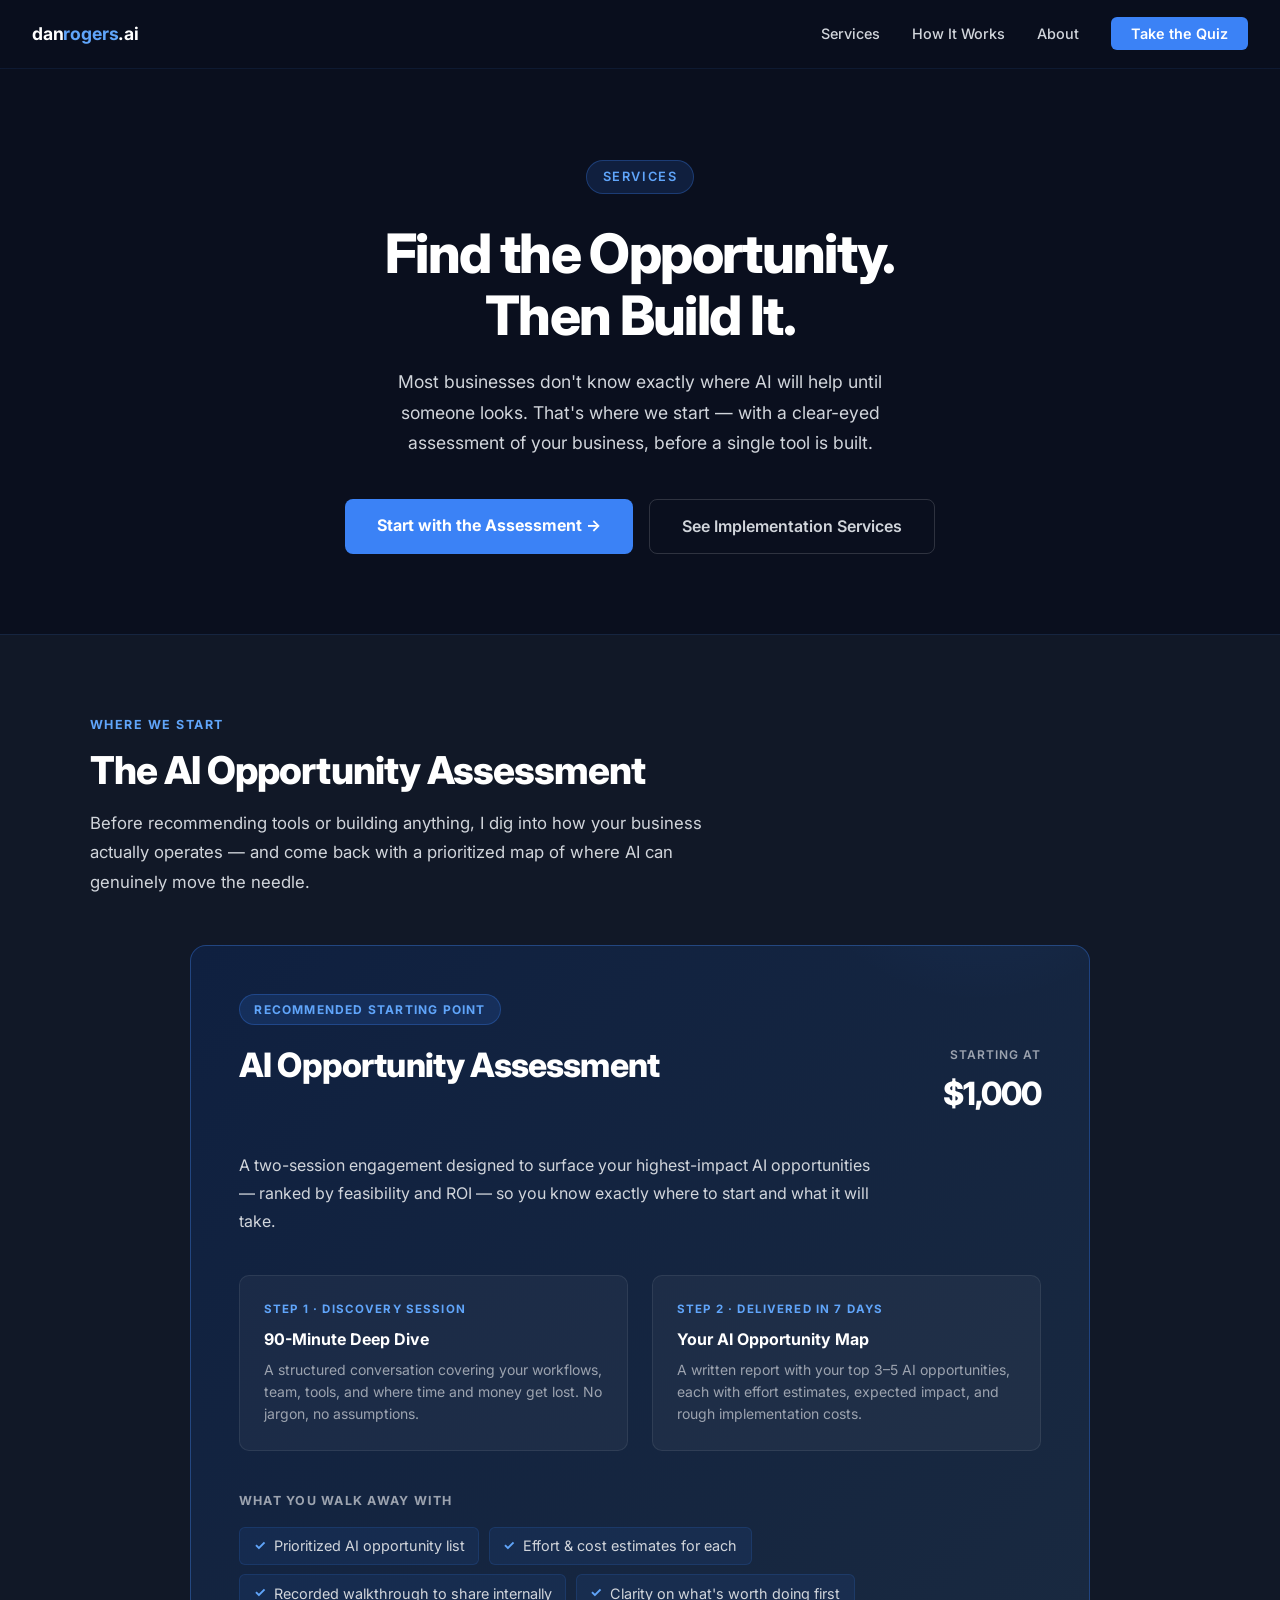
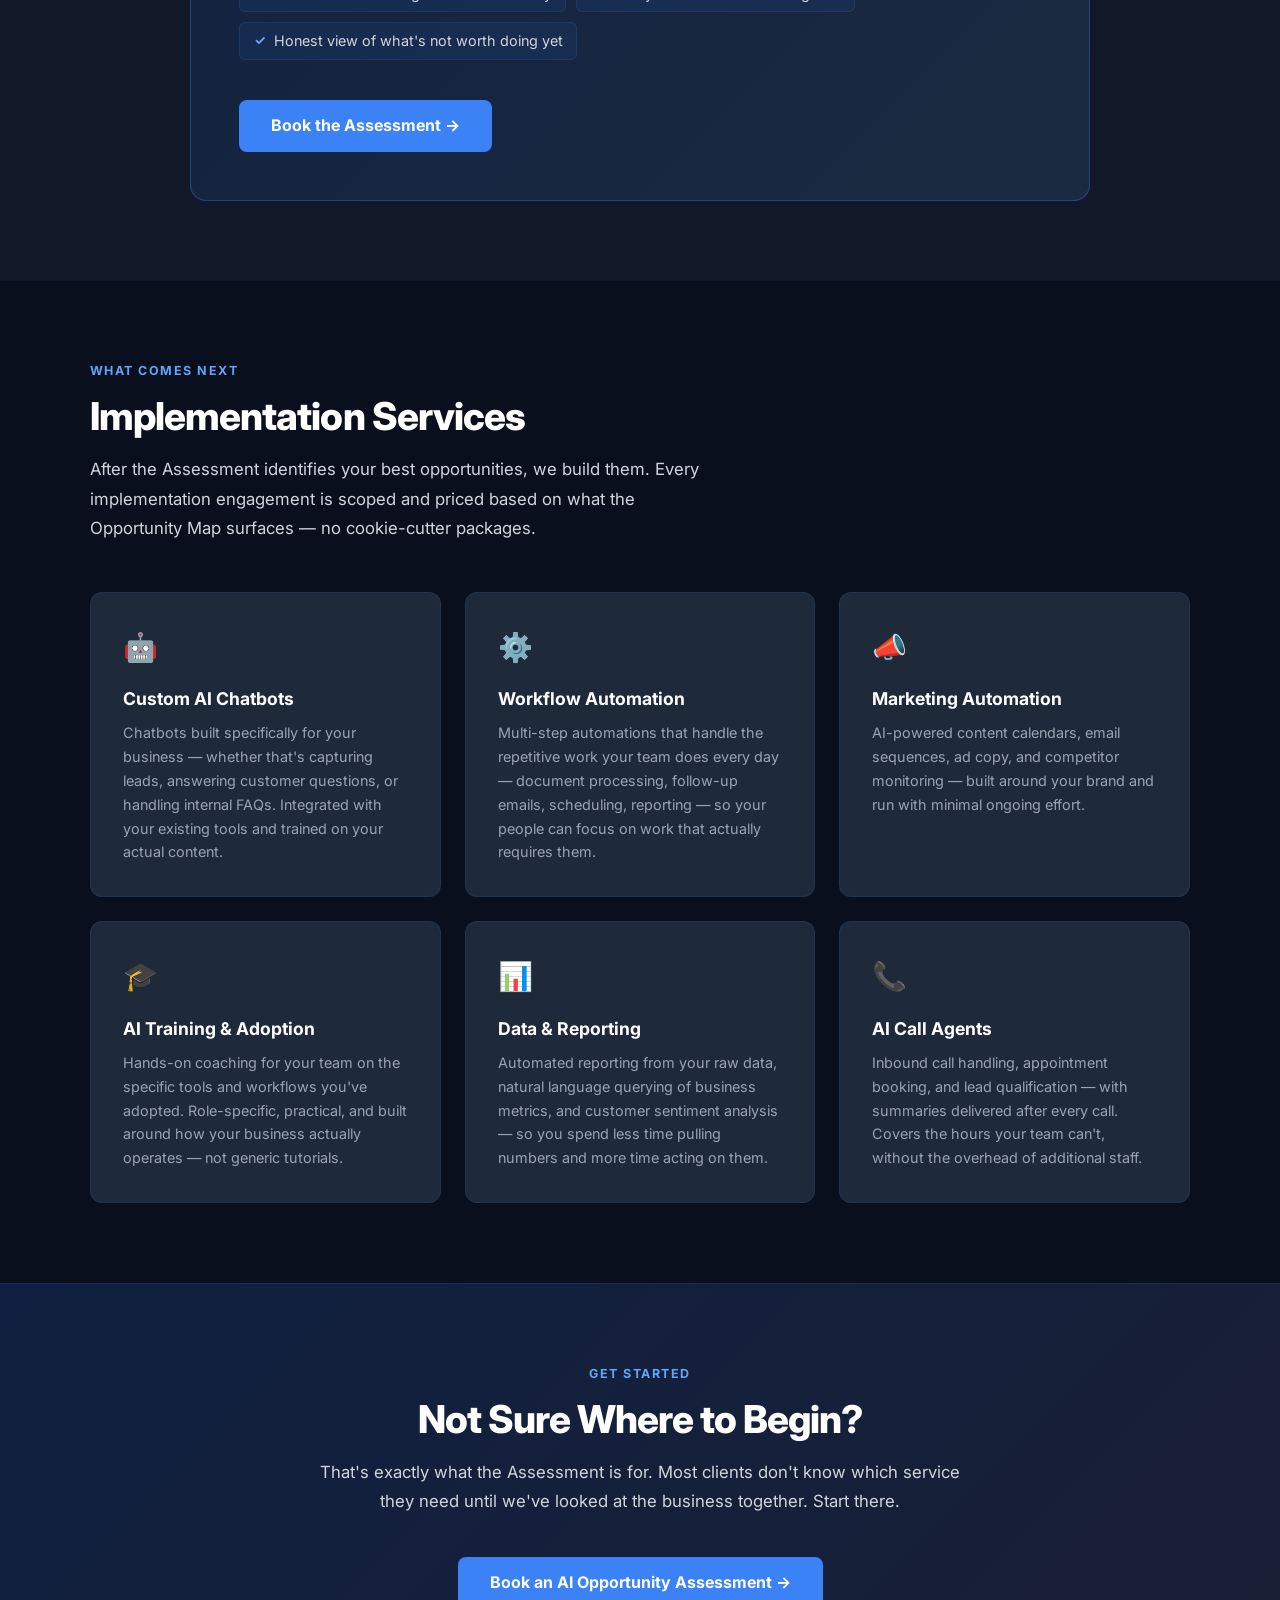
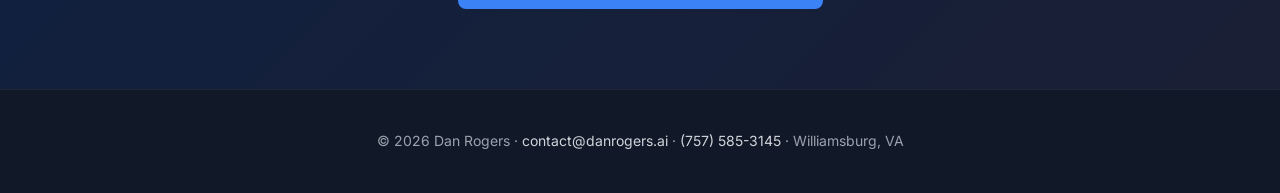
<file: services.html>
<!DOCTYPE html>
<html lang="en">
<head>
  <!-- Google tag (gtag.js) -->
  <script async src="https://www.googletagmanager.com/gtag/js?id=G-GCGG7VT00D"></script>
  <script>
    window.dataLayer = window.dataLayer || [];
    function gtag(){dataLayer.push(arguments);}
    gtag('js', new Date());
    gtag('config', 'G-GCGG7VT00D');
  </script>
  <meta charset="UTF-8" />
  <meta name="viewport" content="width=device-width, initial-scale=1.0" />
  <title>Services — Dan Rogers AI Consulting | Williamsburg, VA</title>
  <meta name="description" content="AI Opportunity Assessment and implementation services for local businesses. Find where AI moves the needle in your business, then build it." />
  <link rel="preconnect" href="https://fonts.googleapis.com" />
  <link rel="preconnect" href="https://fonts.gstatic.com" crossorigin />
  <link href="https://fonts.googleapis.com/css2?family=Inter:wght@400;500;600;700;800&display=swap" rel="stylesheet" />
  <link rel="stylesheet" href="css/styles.css" />
  <style>
    /* ===== SERVICES PAGE SPECIFIC ===== */
    .page-hero {
      padding: 10rem 2rem 5rem;
      text-align: center;
    }

    .page-hero h1 {
      font-size: clamp(2rem, 4.5vw, 3.4rem);
      font-weight: 800;
      letter-spacing: -0.03em;
      line-height: 1.15;
      max-width: 720px;
      margin: 0 auto 1.25rem;
    }

    .page-hero p {
      font-size: 1.1rem;
      color: var(--gray-300);
      max-width: 560px;
      margin: 0 auto 2.5rem;
      line-height: 1.75;
    }

    /* ===== FEATURED OFFER ===== */
    .featured-offer {
      background: var(--navy-mid);
      border-top: 1px solid rgba(59,130,246,0.12);
    }

    .offer-card {
      background: linear-gradient(135deg, #0f2040, #1a2a40);
      border: 1px solid rgba(59, 130, 246, 0.35);
      border-radius: 16px;
      padding: 3rem;
      max-width: 900px;
      margin: 3rem auto 0;
      position: relative;
      overflow: hidden;
    }

    .offer-card::before {
      content: '';
      position: absolute;
      top: -40%;
      right: -10%;
      width: 400px;
      height: 400px;
      background: radial-gradient(circle, rgba(59,130,246,0.1) 0%, transparent 70%);
      pointer-events: none;
    }

    .offer-badge {
      display: inline-block;
      font-size: 0.75rem;
      font-weight: 700;
      letter-spacing: 0.1em;
      text-transform: uppercase;
      color: var(--accent-bright);
      background: var(--accent-glow);
      border: 1px solid rgba(59,130,246,0.3);
      padding: 0.3rem 0.9rem;
      border-radius: 100px;
      margin-bottom: 1.25rem;
    }

    .offer-header {
      display: flex;
      align-items: flex-start;
      justify-content: space-between;
      gap: 2rem;
      flex-wrap: wrap;
      margin-bottom: 2rem;
    }

    .offer-title {
      font-size: clamp(1.5rem, 3vw, 2.1rem);
      font-weight: 800;
      letter-spacing: -0.025em;
      line-height: 1.2;
    }

    .offer-price {
      text-align: right;
      flex-shrink: 0;
    }

    .offer-price .price-label {
      font-size: 0.75rem;
      font-weight: 600;
      letter-spacing: 0.08em;
      text-transform: uppercase;
      color: var(--gray-400);
      display: block;
      margin-bottom: 0.25rem;
    }

    .offer-price .price-amount {
      font-size: 2rem;
      font-weight: 800;
      color: var(--white);
      letter-spacing: -0.03em;
    }

    .offer-desc {
      font-size: 1rem;
      color: var(--gray-300);
      line-height: 1.75;
      max-width: 640px;
      margin-bottom: 2.5rem;
    }

    .offer-steps {
      display: grid;
      grid-template-columns: 1fr 1fr;
      gap: 1.5rem;
      margin-bottom: 2.5rem;
    }

    @media (max-width: 640px) {
      .offer-steps {
        grid-template-columns: 1fr;
      }
      .offer-header {
        flex-direction: column;
        gap: 1rem;
      }
      .offer-price {
        text-align: left;
      }
      .offer-card {
        padding: 2rem 1.5rem;
      }
    }

    .offer-step {
      background: rgba(255,255,255,0.04);
      border: 1px solid rgba(255,255,255,0.08);
      border-radius: 10px;
      padding: 1.5rem;
    }

    .offer-step-label {
      font-size: 0.72rem;
      font-weight: 700;
      letter-spacing: 0.1em;
      text-transform: uppercase;
      color: var(--accent-bright);
      margin-bottom: 0.5rem;
    }

    .offer-step h4 {
      font-size: 1rem;
      font-weight: 700;
      margin-bottom: 0.4rem;
    }

    .offer-step p {
      font-size: 0.875rem;
      color: var(--gray-400);
      line-height: 1.6;
    }

    .offer-deliverables {
      margin-bottom: 2.5rem;
    }

    .offer-deliverables h4 {
      font-size: 0.78rem;
      font-weight: 700;
      letter-spacing: 0.1em;
      text-transform: uppercase;
      color: var(--gray-400);
      margin-bottom: 1rem;
    }

    .deliverables-list {
      display: flex;
      flex-wrap: wrap;
      gap: 0.6rem;
    }

    .deliverable-item {
      display: flex;
      align-items: center;
      gap: 0.5rem;
      font-size: 0.9rem;
      color: var(--gray-300);
      background: rgba(59,130,246,0.08);
      border: 1px solid rgba(59,130,246,0.15);
      border-radius: 6px;
      padding: 0.4rem 0.85rem;
    }

    .deliverable-item::before {
      content: '✓';
      color: var(--accent-bright);
      font-weight: 700;
      font-size: 0.85rem;
    }

    /* ===== IMPLEMENTATION SERVICES ===== */
    .implementation {
      background: var(--navy);
    }

    .implementation .section-body {
      margin-bottom: 3rem;
    }

    .impl-grid {
      display: grid;
      grid-template-columns: repeat(auto-fit, minmax(280px, 1fr));
      gap: 1.5rem;
    }

    .impl-card {
      background: var(--navy-light);
      border: 1px solid rgba(59, 130, 246, 0.12);
      border-radius: 12px;
      padding: 2rem;
      transition: border-color 0.2s, transform 0.2s;
    }

    .impl-card:hover {
      border-color: rgba(59, 130, 246, 0.35);
      transform: translateY(-2px);
    }

    .impl-icon {
      font-size: 1.75rem;
      margin-bottom: 1rem;
    }

    .impl-card h3 {
      font-size: 1.1rem;
      font-weight: 700;
      margin-bottom: 0.5rem;
    }

    .impl-card p {
      font-size: 0.9rem;
      color: var(--gray-400);
      line-height: 1.65;
    }

    /* ===== BOTTOM CTA ===== */
    .services-cta {
      background: linear-gradient(135deg, #0f2040, #1a1f35);
      border-top: 1px solid rgba(59,130,246,0.15);
      text-align: center;
    }

    .services-cta .section-title {
      max-width: 600px;
      margin-left: auto;
      margin-right: auto;
    }

    .services-cta .section-body {
      margin: 1rem auto 2.5rem;
      text-align: center;
    }
  </style>
</head>
<body>

  <!-- NAV -->
  <nav>
    <a href="index.html" class="nav-logo">dan<span>rogers</span>.ai</a>
    <ul class="nav-links">
      <li><a href="services.html">Services</a></li>
      <li><a href="index.html#how-it-works">How It Works</a></li>
      <li><a href="about.html">About</a></li>
      <li><a href="index.html#quiz" class="nav-cta">Take the Quiz</a></li>
    </ul>
  </nav>

  <!-- PAGE HERO -->
  <section class="page-hero">
    <div class="hero-eyebrow">Services</div>
    <h1>Find the Opportunity.<br /><span class="highlight">Then Build It.</span></h1>
    <p>
      Most businesses don't know exactly where AI will help until someone looks.
      That's where we start — with a clear-eyed assessment of your business,
      before a single tool is built.
    </p>
    <div class="hero-ctas">
      <a href="#assessment" class="btn-primary">Start with the Assessment →</a>
      <a href="#implementation" class="btn-secondary">See Implementation Services</a>
    </div>
  </section>

  <!-- FEATURED: AI OPPORTUNITY ASSESSMENT -->
  <section class="featured-offer" id="assessment">
    <div class="container">
      <p class="section-label">Where We Start</p>
      <h2 class="section-title">The AI Opportunity Assessment</h2>
      <p class="section-body">
        Before recommending tools or building anything, I dig into how your business
        actually operates — and come back with a prioritized map of where AI can
        genuinely move the needle.
      </p>

      <div class="offer-card">
        <div class="offer-badge">Recommended Starting Point</div>
        <div class="offer-header">
          <div class="offer-title">AI Opportunity Assessment</div>
          <div class="offer-price">
            <span class="price-label">Starting at</span>
            <span class="price-amount">$1,000</span>
          </div>
        </div>

        <p class="offer-desc">
          A two-session engagement designed to surface your highest-impact AI opportunities —
          ranked by feasibility and ROI — so you know exactly where to start and what it will take.
        </p>

        <div class="offer-steps">
          <div class="offer-step">
            <div class="offer-step-label">Step 1 · Discovery Session</div>
            <h4>90-Minute Deep Dive</h4>
            <p>A structured conversation covering your workflows, team, tools, and where time and money get lost. No jargon, no assumptions.</p>
          </div>
          <div class="offer-step">
            <div class="offer-step-label">Step 2 · Delivered in 7 Days</div>
            <h4>Your AI Opportunity Map</h4>
            <p>A written report with your top 3–5 AI opportunities, each with effort estimates, expected impact, and rough implementation costs.</p>
          </div>
        </div>

        <div class="offer-deliverables">
          <h4>What You Walk Away With</h4>
          <div class="deliverables-list">
            <span class="deliverable-item">Prioritized AI opportunity list</span>
            <span class="deliverable-item">Effort &amp; cost estimates for each</span>
            <span class="deliverable-item">Recorded walkthrough to share internally</span>
            <span class="deliverable-item">Clarity on what's worth doing first</span>
            <span class="deliverable-item">Honest view of what's not worth doing yet</span>
          </div>
        </div>

        <a href="contact.html" class="btn-primary">Book the Assessment →</a>
      </div>
    </div>
  </section>

  <!-- IMPLEMENTATION SERVICES -->
  <section class="implementation" id="implementation">
    <div class="container">
      <p class="section-label">What Comes Next</p>
      <h2 class="section-title">Implementation Services</h2>
      <p class="section-body">
        After the Assessment identifies your best opportunities, we build them.
        Every implementation engagement is scoped and priced based on what the
        Opportunity Map surfaces — no cookie-cutter packages.
      </p>

      <div class="impl-grid">
        <div class="impl-card">
          <div class="impl-icon">🤖</div>
          <h3>Custom AI Chatbots</h3>
          <p>
            Chatbots built specifically for your business — whether that's capturing leads,
            answering customer questions, or handling internal FAQs. Integrated with your
            existing tools and trained on your actual content.
          </p>
        </div>

        <div class="impl-card">
          <div class="impl-icon">⚙️</div>
          <h3>Workflow Automation</h3>
          <p>
            Multi-step automations that handle the repetitive work your team does every day —
            document processing, follow-up emails, scheduling, reporting — so your people
            can focus on work that actually requires them.
          </p>
        </div>

        <div class="impl-card">
          <div class="impl-icon">📣</div>
          <h3>Marketing Automation</h3>
          <p>
            AI-powered content calendars, email sequences, ad copy, and competitor monitoring —
            built around your brand and run with minimal ongoing effort.
          </p>
        </div>

        <div class="impl-card">
          <div class="impl-icon">🎓</div>
          <h3>AI Training &amp; Adoption</h3>
          <p>
            Hands-on coaching for your team on the specific tools and workflows you've adopted.
            Role-specific, practical, and built around how your business actually operates —
            not generic tutorials.
          </p>
        </div>

        <div class="impl-card">
          <div class="impl-icon">📊</div>
          <h3>Data &amp; Reporting</h3>
          <p>
            Automated reporting from your raw data, natural language querying of business
            metrics, and customer sentiment analysis — so you spend less time pulling numbers
            and more time acting on them.
          </p>
        </div>

        <div class="impl-card">
          <div class="impl-icon">📞</div>
          <h3>AI Call Agents</h3>
          <p>
            Inbound call handling, appointment booking, and lead qualification — with
            summaries delivered after every call. Covers the hours your team can't,
            without the overhead of additional staff.
          </p>
        </div>
      </div>
    </div>
  </section>

  <!-- BOTTOM CTA -->
  <section class="services-cta">
    <div class="container">
      <p class="section-label">Get Started</p>
      <h2 class="section-title">Not Sure Where to Begin?</h2>
      <p class="section-body">
        That's exactly what the Assessment is for. Most clients don't know which service
        they need until we've looked at the business together. Start there.
      </p>
      <a href="contact.html" class="btn-primary">Book an AI Opportunity Assessment →</a>
    </div>
  </section>

  <!-- FOOTER -->
  <footer>
    <p>© 2026 Dan Rogers · <a href="mailto:contact@danrogers.ai">contact@danrogers.ai</a> · <a href="tel:7575853145">(757) 585-3145</a> · Williamsburg, VA</p>
  </footer>

  <script src="js/main.js"></script>
</body>
</html>
</file>
<file: css/styles.css>
/* ===========================
   danrogers.ai — Main Styles
   =========================== */

*, *::before, *::after {
  box-sizing: border-box;
  margin: 0;
  padding: 0;
}

:root {
  --navy: #0a0f1e;
  --navy-mid: #111827;
  --navy-light: #1e2a3a;
  --accent: #3b82f6;
  --accent-bright: #60a5fa;
  --accent-glow: rgba(59, 130, 246, 0.15);
  --white: #ffffff;
  --gray-100: #f3f4f6;
  --gray-300: #d1d5db;
  --gray-400: #9ca3af;
  --gray-600: #4b5563;
  --font: 'Inter', -apple-system, BlinkMacSystemFont, 'Segoe UI', sans-serif;
}

html {
  scroll-behavior: smooth;
}

body {
  font-family: var(--font);
  background-color: var(--navy);
  color: var(--white);
  line-height: 1.6;
  -webkit-font-smoothing: antialiased;
}

a {
  color: var(--accent-bright);
  text-decoration: none;
}

a:hover {
  text-decoration: underline;
}

/* ===== NAV ===== */
nav {
  position: fixed;
  top: 0;
  left: 0;
  right: 0;
  z-index: 100;
  display: flex;
  align-items: center;
  justify-content: space-between;
  padding: 1.25rem 2rem;
  background: rgba(10, 15, 30, 0.85);
  backdrop-filter: blur(12px);
  border-bottom: 1px solid rgba(59, 130, 246, 0.1);
}

.nav-logo {
  font-size: 1.1rem;
  font-weight: 700;
  color: var(--white);
  letter-spacing: -0.01em;
}

.nav-logo span {
  color: var(--accent-bright);
}

.nav-links {
  display: flex;
  gap: 2rem;
  list-style: none;
}

.nav-links a {
  color: var(--gray-300);
  font-size: 0.9rem;
  font-weight: 500;
  transition: color 0.2s;
}

.nav-links a:hover {
  color: var(--white);
  text-decoration: none;
}

.nav-cta {
  background: var(--accent);
  color: var(--white) !important;
  padding: 0.5rem 1.25rem;
  border-radius: 6px;
  font-weight: 600 !important;
  transition: background 0.2s !important;
}

.nav-cta:hover {
  background: var(--accent-bright) !important;
  color: var(--navy) !important;
  text-decoration: none !important;
}

/* ===== HERO ===== */
.hero {
  min-height: 100vh;
  display: flex;
  align-items: center;
  justify-content: center;
  text-align: center;
  padding: 8rem 2rem 5rem;
  position: relative;
  overflow: hidden;
}

.hero::before {
  content: '';
  position: absolute;
  top: -20%;
  left: 50%;
  transform: translateX(-50%);
  width: 800px;
  height: 800px;
  background: radial-gradient(circle, rgba(59,130,246,0.12) 0%, transparent 70%);
  pointer-events: none;
}

.hero-eyebrow {
  display: inline-block;
  font-size: 0.8rem;
  font-weight: 600;
  letter-spacing: 0.12em;
  text-transform: uppercase;
  color: var(--accent-bright);
  background: var(--accent-glow);
  border: 1px solid rgba(59, 130, 246, 0.3);
  padding: 0.35rem 1rem;
  border-radius: 100px;
  margin-bottom: 1.75rem;
}

.hero h1 {
  font-size: clamp(2.2rem, 5vw, 4rem);
  font-weight: 800;
  line-height: 1.15;
  letter-spacing: -0.03em;
  max-width: 820px;
  margin: 0 auto 1.5rem;
}

.hero h1 .highlight {
  color: var(--accent-bright);
}

.hero-sub {
  font-size: clamp(1rem, 2vw, 1.2rem);
  color: var(--gray-300);
  max-width: 600px;
  margin: 0 auto 2.5rem;
  line-height: 1.7;
}

.hero-ctas {
  display: flex;
  gap: 1rem;
  justify-content: center;
  flex-wrap: wrap;
}

.btn-primary {
  background: var(--accent);
  color: var(--white);
  padding: 0.85rem 2rem;
  border-radius: 8px;
  font-weight: 700;
  font-size: 1rem;
  transition: background 0.2s, transform 0.15s;
  display: inline-block;
  white-space: nowrap;
  overflow: visible;
}

.btn-primary:hover {
  background: var(--accent-bright);
  color: var(--navy);
  text-decoration: none;
  transform: translateY(-1px);
}

.btn-secondary {
  background: transparent;
  color: var(--gray-300);
  padding: 0.85rem 2rem;
  border-radius: 8px;
  font-weight: 600;
  font-size: 1rem;
  border: 1px solid rgba(255,255,255,0.15);
  transition: border-color 0.2s, color 0.2s;
  display: inline-block;
}

.btn-secondary:hover {
  border-color: var(--accent-bright);
  color: var(--white);
  text-decoration: none;
}

.hero-location {
  margin-top: 2.5rem;
  font-size: 0.85rem;
  color: var(--gray-400);
}

.hero-location span {
  color: var(--gray-300);
}

/* ===== URGENCY STRIP ===== */
.urgency-strip {
  background: linear-gradient(135deg, #1e3a5f, #1e2a3a);
  border-top: 1px solid rgba(59,130,246,0.2);
  border-bottom: 1px solid rgba(59,130,246,0.2);
  padding: 1.5rem 2rem;
  text-align: center;
}

.urgency-strip p {
  font-size: 1rem;
  color: var(--gray-300);
  max-width: 700px;
  margin: 0 auto;
}

.urgency-strip strong {
  color: var(--white);
}

/* ===== SECTIONS ===== */
section {
  padding: 5rem 2rem;
}

.container {
  max-width: 1100px;
  margin: 0 auto;
}

.section-label {
  font-size: 0.78rem;
  font-weight: 700;
  letter-spacing: 0.12em;
  text-transform: uppercase;
  color: var(--accent-bright);
  margin-bottom: 0.75rem;
}

.section-title {
  font-size: clamp(1.6rem, 3vw, 2.4rem);
  font-weight: 800;
  letter-spacing: -0.025em;
  line-height: 1.2;
  margin-bottom: 1rem;
}

.section-body {
  font-size: 1.05rem;
  color: var(--gray-300);
  max-width: 640px;
  line-height: 1.75;
}

/* ===== SERVICES ===== */
.services {
  background: var(--navy-mid);
}

.services-grid {
  display: grid;
  grid-template-columns: repeat(auto-fit, minmax(280px, 1fr));
  gap: 1.5rem;
  margin-top: 3rem;
}

.service-card {
  background: var(--navy-light);
  border: 1px solid rgba(59, 130, 246, 0.15);
  border-radius: 12px;
  padding: 2rem;
  transition: border-color 0.2s, transform 0.2s;
}

.service-card:hover {
  border-color: rgba(59, 130, 246, 0.4);
  transform: translateY(-2px);
}

.service-icon {
  font-size: 1.75rem;
  margin-bottom: 1rem;
}

.service-card h3 {
  font-size: 1.15rem;
  font-weight: 700;
  margin-bottom: 0.6rem;
}

.service-card p {
  font-size: 0.95rem;
  color: var(--gray-300);
  line-height: 1.65;
}

/* ===== HOW IT WORKS ===== */
.how-it-works {
  background: var(--navy);
}

.steps {
  display: grid;
  grid-template-columns: repeat(auto-fit, minmax(220px, 1fr));
  gap: 2rem;
  margin-top: 3rem;
}

.step {
  text-align: center;
}

.step-number {
  width: 48px;
  height: 48px;
  background: var(--accent-glow);
  border: 1px solid rgba(59,130,246,0.3);
  border-radius: 50%;
  display: flex;
  align-items: center;
  justify-content: center;
  font-size: 1rem;
  font-weight: 700;
  color: var(--accent-bright);
  margin: 0 auto 1rem;
}

.step h3 {
  font-size: 1rem;
  font-weight: 700;
  margin-bottom: 0.5rem;
}

.step p {
  font-size: 0.9rem;
  color: var(--gray-400);
  line-height: 1.65;
}

/* ===== QUIZ CTA ===== */
.quiz-cta {
  background: linear-gradient(135deg, #0f2040, #1a1f35);
  border-top: 1px solid rgba(59,130,246,0.15);
  border-bottom: 1px solid rgba(59,130,246,0.15);
  text-align: center;
}

.quiz-cta .section-title {
  max-width: 640px;
  margin-left: auto;
  margin-right: auto;
}

.quiz-cta .section-body {
  margin: 1rem auto 2.5rem;
  text-align: center;
}

/* ===== FOOTER ===== */
footer {
  background: var(--navy-mid);
  border-top: 1px solid rgba(255,255,255,0.06);
  padding: 2.5rem 2rem;
  text-align: center;
}

footer p {
  font-size: 0.875rem;
  color: var(--gray-400);
}

footer a {
  color: var(--gray-300);
}

/* ===== RESPONSIVE ===== */
@media (max-width: 640px) {
  nav {
    padding: 1rem 1.25rem;
  }

  .nav-links {
    display: none;
  }

  .hero {
    padding: 7rem 1.25rem 4rem;
  }
</file>
